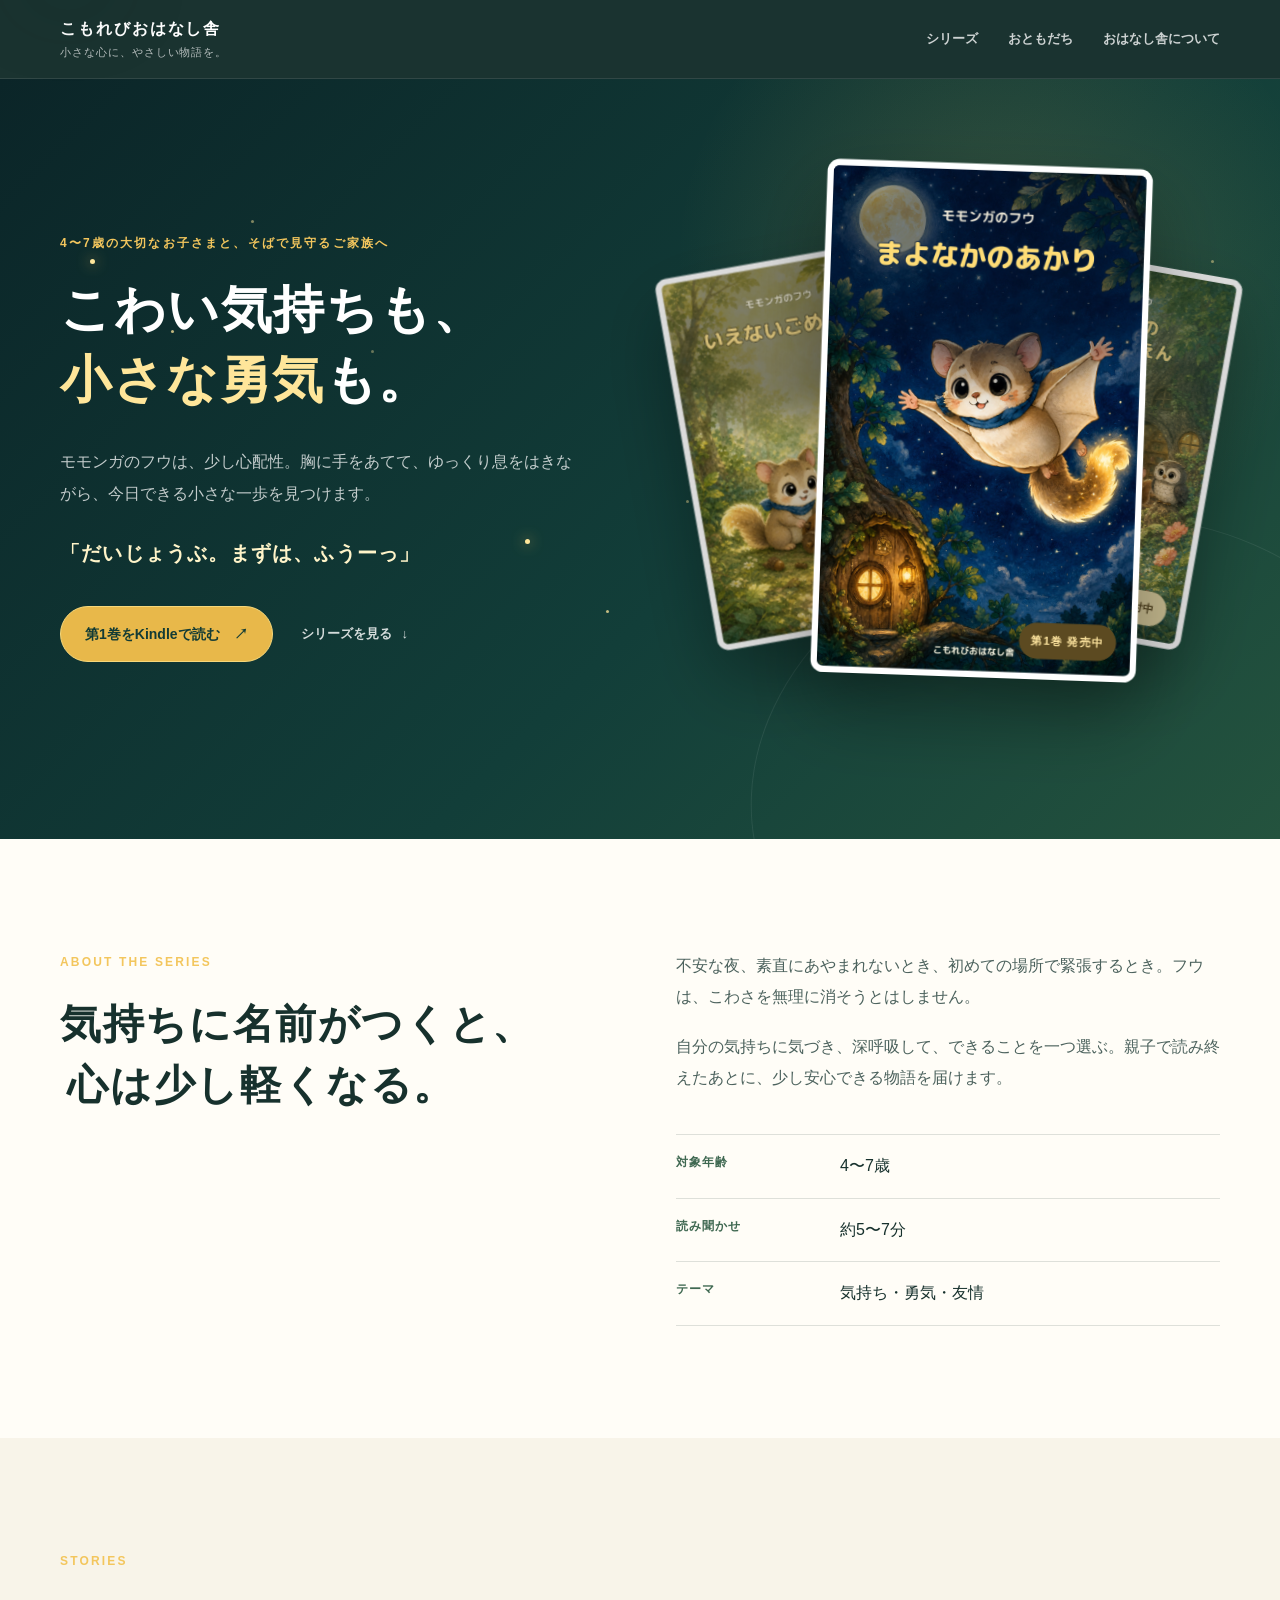
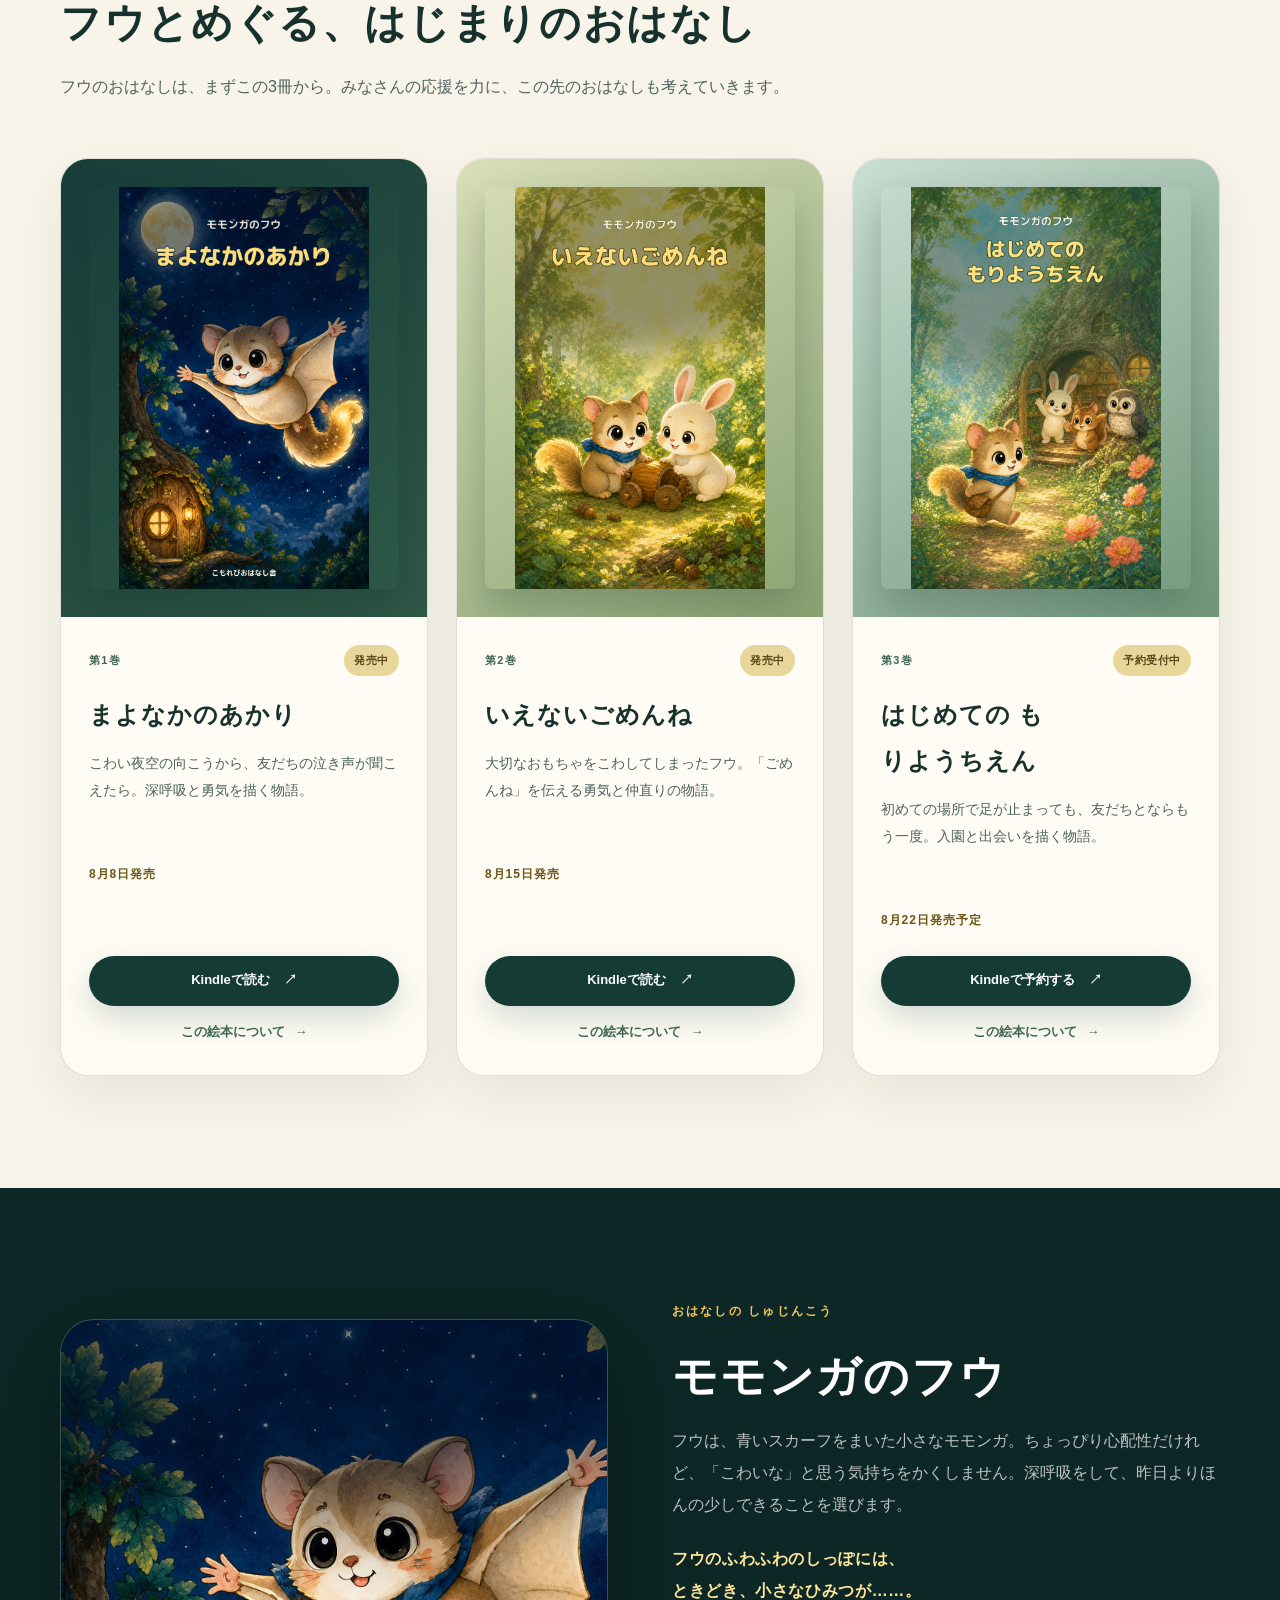
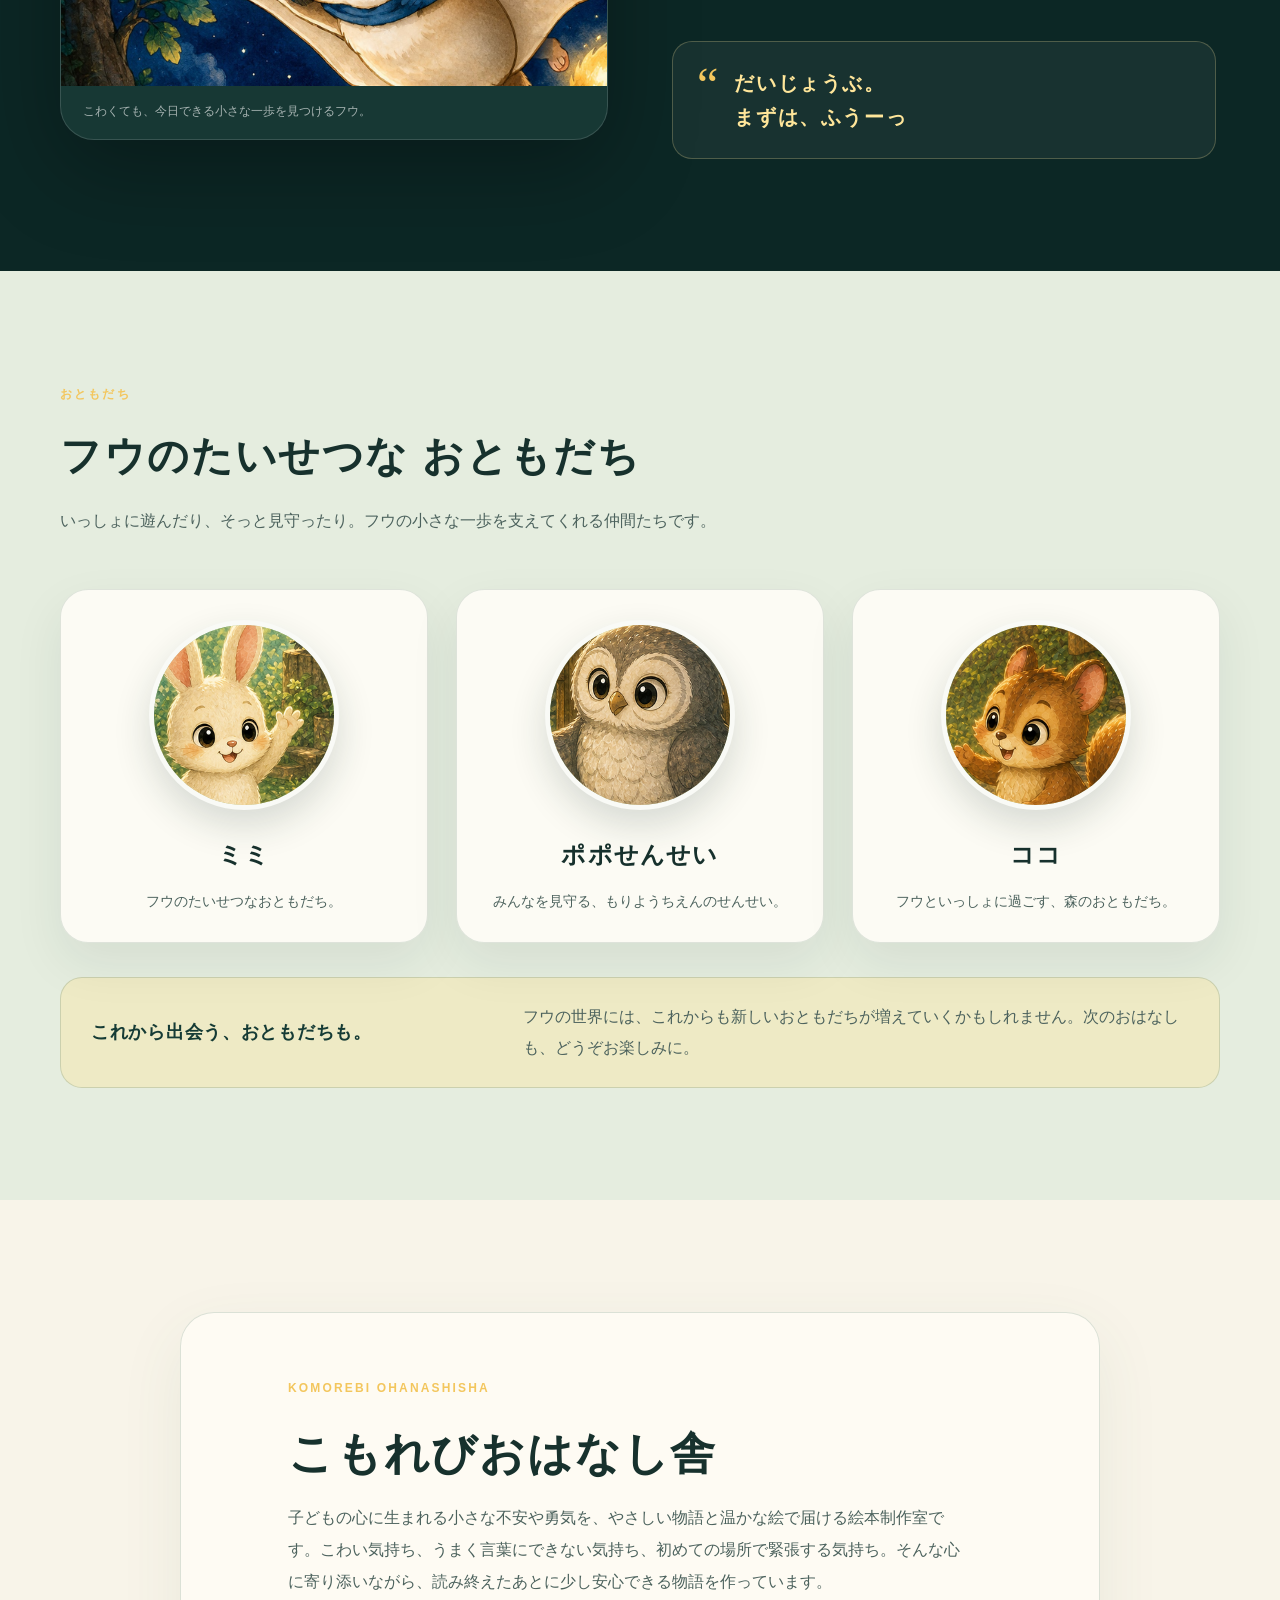
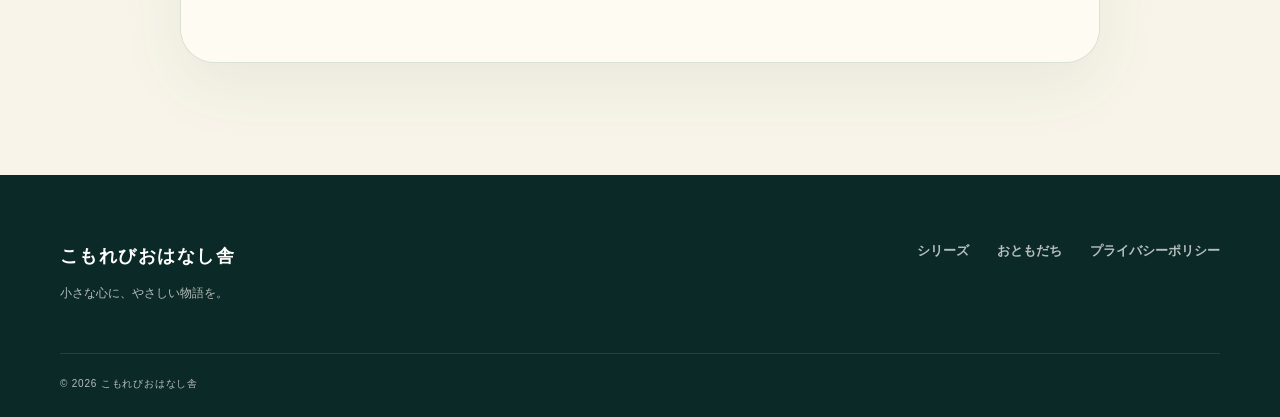
<file: index.html>
<!doctype html>
<html lang="ja">
<head>
  <meta charset="utf-8">
  <meta name="viewport" content="width=device-width, initial-scale=1">
  <meta name="theme-color" content="#102f2b">
  <meta name="description" content="小さなモモンガのフウが、こわい気持ちや言葉にできない気持ちと向き合う、4〜7歳向けのやさしい絵本シリーズ。">
  <meta property="og:type" content="website">
  <meta property="og:title" content="モモンガのフウ｜こもれびおはなし舎">
  <meta property="og:description" content="こわい気持ちも、小さな勇気も。親子でひらく、やさしい森の物語。">
  <meta property="og:image" content="https://komorebi-ohanashisha.com/assets/images/book1-cover-title.jpg">
  <meta property="og:image:alt" content="モモンガのフウ 第1巻『まよなかのあかり』の表紙">
  <meta property="og:url" content="https://komorebi-ohanashisha.com/">
  <meta property="og:site_name" content="こもれびおはなし舎">
  <meta property="og:locale" content="ja_JP">

  <meta name="twitter:card" content="summary_large_image">
  <meta name="twitter:title" content="モモンガのフウ｜こもれびおはなし舎">
  <meta name="twitter:description" content="こわい気持ちも、小さな勇気も。親子でひらく、やさしい森の物語。">
  <meta name="twitter:image" content="https://komorebi-ohanashisha.com/assets/images/book1-cover-title.jpg">
  <meta name="twitter:image:alt" content="モモンガのフウ 第1巻『まよなかのあかり』の表紙">

  <link rel="canonical" href="https://komorebi-ohanashisha.com/">
  <title>モモンガのフウ｜こもれびおはなし舎</title>

  <script type="application/ld+json">
  {
    "@context": "https://schema.org",
    "@graph": [
      {
        "@type": "Organization",
        "@id": "https://komorebi-ohanashisha.com/#organization",
        "name": "こもれびおはなし舎",
        "url": "https://komorebi-ohanashisha.com/",
        "description": "子どもの心に生まれる小さな不安や勇気を、やさしい物語と温かな絵で届ける絵本制作室です。"
      },
      {
        "@type": "WebSite",
        "@id": "https://komorebi-ohanashisha.com/#website",
        "url": "https://komorebi-ohanashisha.com/",
        "name": "こもれびおはなし舎",
        "alternateName": "モモンガのフウ",
        "inLanguage": "ja",
        "publisher": {
          "@id": "https://komorebi-ohanashisha.com/#organization"
        }
      }
    ]
  }
  </script>

  <link rel="stylesheet" href="./assets/styles.css?v=20260807-1">

  <style>
    /* Hero CTA: 「第1巻をKindleで読む」だけを強調 */
    .hero-actions .button-light {
      background: #E8B84A;
      color: #123B35;
      border-color: #F6D77A;
    }

    .hero-actions .button-light:hover,
    .hero-actions .button-light:focus-visible {
      background: #F2CA67;
      color: #123B35;
      border-color: #F6D77A;
    }

    /* 発売ステータスの色を統一 */
    /* Hero内：第1巻・第2巻「発売中」 */
    .cover-main .cover-label,
    .cover-two .cover-label {
      background: #5C4A21;
      color: #FFE6A0;
      border-color: #B99743;
    }

    /* Hero内：第3巻「予約受付中」 */
    .cover-three .cover-label {
      background: #E8D79B;
      color: #5A4617;
      border-color: #D5BE72;
    }

    /* STORIES一覧：第1巻・第2巻「発売中」 */
    .book-meta .status:not(.status-preorder) {
      background: #E8D79B;
      color: #5A4617;
    }

    /* STORIES一覧：第3巻「予約受付中」 */
    .book-meta .status-preorder {
      background: #E8D79B;
      color: #5A4617;
    }
  </style>

  <script src="./assets/analytics-config.js?v=20260804-2"></script>
  <script defer src="./assets/analytics.js?v=20260807-1"></script>
</head>
<body>
  <a class="skip-link" href="#main">本文へ移動</a>

  <header class="site-header">
    <div class="shell header-inner">
      <a class="brand" href="./" aria-label="こもれびおはなし舎 ホーム">
        <span class="brand-lockup"><strong>こもれびおはなし舎</strong><small>小さな心に、やさしい物語を。</small></span>
      </a>
      <nav class="main-nav" aria-label="メインメニュー">
        <a href="#series">シリーズ</a>
        <a href="#friends">おともだち</a>
        <a href="#about">おはなし舎について</a>
      </nav>
    </div>
  </header>

  <main id="main">
    <section class="hero">
      <div class="hero-glow" aria-hidden="true"></div>
      <div class="shell hero-grid">
        <div class="hero-copy reveal">
          <p class="eyebrow">4〜7歳の大切なお子さまと、そばで見守るご家族へ</p>
          <h1>こわい気持ちも、<br><em>小さな勇気</em>も。</h1>
          <p class="hero-lead">モモンガのフウは、少し心配性。胸に手をあてて、ゆっくり息をはきながら、今日できる小さな一歩を見つけます。</p>
          <blockquote>「だいじょうぶ。まずは、ふうーっ」</blockquote>
          <div class="hero-actions">
            <a class="button button-light" href="https://www.amazon.co.jp/dp/B0HCF7L3FD" target="_blank" rel="noopener noreferrer" data-amazon-link data-book-id="book1" data-book-title="まよなかのあかり">第1巻をKindleで読む<span aria-hidden="true">↗</span></a>
            <a class="text-link" href="#series">シリーズを見る<span aria-hidden="true">↓</span></a>
          </div>
        </div>

        <div class="cover-stage reveal" aria-label="モモンガのフウ シリーズ第1巻から第3巻">
          <a class="cover cover-main" href="./books/mayonaka-no-akari/" aria-label="第1巻 まよなかのあかりの紹介を見る">
            <img src="./assets/images/book1-cover-title.jpg" alt="モモンガのフウ 第1巻『まよなかのあかり』表紙" width="1600" height="2560">
            <span class="cover-label">第1巻 発売中</span>
          </a>
          <a class="cover cover-back cover-two" href="./books/ienai-gomenne/" aria-label="第2巻 いえないごめんねの紹介を見る">
            <img src="./assets/images/book2-cover.jpg" alt="モモンガのフウ 第2巻『いえないごめんね』表紙" width="1600" height="2560">
            <span class="cover-label">第2巻 発売中</span>
          </a>
          <a class="cover cover-back cover-three" href="./books/hajimete-no-moriyochien/" aria-label="第3巻 はじめての もりようちえんの紹介を見る">
            <img src="./assets/images/book3-cover.jpg" alt="モモンガのフウ 第3巻『はじめての もりようちえん』表紙" width="1600" height="2560">
            <span class="cover-label cover-label-preorder">第3巻 予約受付中</span>
          </a>
        </div>
      </div>
    </section>

    <section class="promise section">
      <div class="shell promise-grid">
        <div>
          <p class="section-kicker">ABOUT THE SERIES</p>
          <h2><span>気持ちに名前がつくと、</span><span>心は少し軽くなる。</span></h2>
        </div>
        <div class="promise-copy">
          <p class="mobile-lines"><span>不安な夜、素直にあやまれないとき、</span><span>初めての場所で緊張するとき。</span><span>フウは、こわさを無理に消そうとはしません。</span></p>
          <p class="mobile-lines"><span>自分の気持ちに気づき、深呼吸して、</span><span>できることを一つ選ぶ。</span><span>親子で読み終えたあとに、</span><span>少し安心できる物語を届けます。</span></p>
          <ul class="feature-list" aria-label="シリーズの特徴">
            <li><strong>対象年齢</strong><span>4〜7歳</span></li>
            <li><strong>読み聞かせ</strong><span>約5〜7分</span></li>
            <li><strong>テーマ</strong><span>気持ち・勇気・友情</span></li>
          </ul>
        </div>
      </div>
    </section>

    <section class="series section" id="series">
      <div class="shell">
        <div class="section-heading">
          <p class="section-kicker">STORIES</p>
          <h2><span>フウとめぐる、</span><span>はじまりのおはなし</span></h2>
          <p class="responsive-copy"><span>フウのおはなしは、まずこの3冊から。</span><span>みなさんの応援を力に、</span><span>この先のおはなしも考えていきます。</span></p>
        </div>

        <div class="book-grid">
          <article class="book-card book-card-night">
            <a class="book-card-image" href="./books/mayonaka-no-akari/">
              <img src="./assets/images/book1-cover-title.jpg" alt="『まよなかのあかり』の表紙" width="1600" height="2560" loading="lazy">
            </a>
            <div class="book-card-body">
              <div class="book-meta"><span>第1巻</span><span class="status">発売中</span></div>
              <h3><a href="./books/mayonaka-no-akari/">まよなかのあかり</a></h3>
              <p>こわい夜空の向こうから、友だちの泣き声が聞こえたら。深呼吸と勇気を描く物語。</p>
              <time class="book-release" datetime="2026-08-08">8月8日発売</time>
              <div class="book-card-actions">
                <a class="button button-forest book-card-amazon" href="https://www.amazon.co.jp/dp/B0HCF7L3FD" target="_blank" rel="noopener noreferrer" data-amazon-link data-book-id="book1" data-book-title="まよなかのあかり">Kindleで読む<span aria-hidden="true">↗</span></a>
                <a class="card-link" href="./books/mayonaka-no-akari/">この絵本について<span aria-hidden="true">→</span></a>
              </div>
            </div>
          </article>

          <article class="book-card book-card-morning">
            <a class="book-card-image" href="./books/ienai-gomenne/">
              <img src="./assets/images/book2-cover.jpg" alt="『いえないごめんね』の表紙" width="1600" height="2560" loading="lazy">
            </a>
            <div class="book-card-body">
              <div class="book-meta"><span>第2巻</span><span class="status">発売中</span></div>
              <h3><a href="./books/ienai-gomenne/">いえないごめんね</a></h3>
              <p>大切なおもちゃをこわしてしまったフウ。「ごめんね」を伝える勇気と仲直りの物語。</p>
              <time class="book-release" datetime="2026-08-15">8月15日発売</time>
              <div class="book-card-actions">
                <a class="button button-forest book-card-amazon" href="https://www.amazon.co.jp/dp/B0HCKVYRCL" target="_blank" rel="noopener noreferrer" data-amazon-link data-book-id="book2" data-book-title="いえないごめんね">Kindleで読む<span aria-hidden="true">↗</span></a>
                <a class="card-link" href="./books/ienai-gomenne/">この絵本について<span aria-hidden="true">→</span></a>
              </div>
            </div>
          </article>

          <article class="book-card book-card-spring">
            <a class="book-card-image" href="./books/hajimete-no-moriyochien/">
              <img src="./assets/images/book3-cover.jpg" alt="『はじめての もりようちえん』の表紙" width="1600" height="2560" loading="lazy">
            </a>
            <div class="book-card-body">
              <div class="book-meta"><span>第3巻</span><span class="status status-preorder">予約受付中</span></div>
              <h3><a href="./books/hajimete-no-moriyochien/">はじめての もりようちえん</a></h3>
              <p>初めての場所で足が止まっても、友だちとならもう一度。入園と出会いを描く物語。</p>
              <time class="book-release" datetime="2026-08-22">8月22日発売予定</time>
              <div class="book-card-actions">
                <a class="button button-forest book-card-amazon" href="https://www.amazon.co.jp/dp/B0HCKT7JBR" target="_blank" rel="noopener noreferrer" data-amazon-link data-book-id="book3" data-book-title="はじめての もりようちえん">Kindleで予約する<span aria-hidden="true">↗</span></a>
                <a class="card-link" href="./books/hajimete-no-moriyochien/">この絵本について<span aria-hidden="true">→</span></a>
              </div>
            </div>
          </article>
        </div>
      </div>
    </section>

    <section class="fuu-section section">
      <div class="shell fuu-grid">
        <figure class="scene-card">
          <img src="./assets/images/character-fuu-crop.jpg?v=20260811" alt="夜空を飛ぶモモンガのフウ" width="1443" height="967" loading="lazy" decoding="async">
          <figcaption>こわくても、今日できる小さな一歩を見つけるフウ。</figcaption>
        </figure>
        <div class="fuu-copy">
          <p class="section-kicker">おはなしの しゅじんこう</p>
          <h2>モモンガのフウ</h2>
          <p>フウは、青いスカーフをまいた小さなモモンガ。ちょっぴり心配性だけれど、「こわいな」と思う気持ちをかくしません。深呼吸をして、昨日よりほんの少しできることを選びます。</p>
          <p class="fuu-secret"><span>フウのふわふわのしっぽには、</span><span>ときどき、小さなひみつが……。</span></p>
          <div class="quote-card">
            <span aria-hidden="true">“</span>
            <p>だいじょうぶ。<br>まずは、ふうーっ</p>
          </div>
        </div>
      </div>
    </section>

    <section class="friends-section section" id="friends">
      <div class="shell">
        <div class="friends-heading">
          <p class="section-kicker">おともだち</p>
          <h2><span>フウのたいせつな</span> <span>おともだち</span></h2>
          <p class="responsive-copy"><span>いっしょに遊んだり、そっと見守ったり。</span><span>フウの小さな一歩を支えてくれる</span><span>仲間たちです。</span></p>
        </div>
        <div class="friends-grid">
          <article class="friend-card">
            <div class="friend-portrait friend-mimi"><img src="./assets/images/character-mimi-master.jpg" alt="うさぎのミミ" width="2400" height="1800" loading="lazy" decoding="async"></div>
            <h3>ミミ</h3>
            <p>フウのたいせつなおともだち。</p>
          </article>
          <article class="friend-card">
            <div class="friend-portrait friend-popo"><img src="./assets/images/character-popo-master.jpg" alt="ふくろうのポポせんせい" width="2400" height="1800" loading="lazy" decoding="async"></div>
            <h3>ポポせんせい</h3>
            <p>みんなを見守る、もりようちえんのせんせい。</p>
          </article>
          <article class="friend-card">
            <div class="friend-portrait friend-koko"><img src="./assets/images/character-koko-master.jpg" alt="フウのおともだちのココ" width="2400" height="1800" loading="lazy" decoding="async"></div>
            <h3>ココ</h3>
            <p>フウといっしょに過ごす、森のおともだち。</p>
          </article>
        </div>
        <div class="friends-more">
          <p><strong>これから出会う、おともだちも。</strong><span>フウの世界には、これからも新しいおともだちが増えていくかもしれません。次のおはなしも、どうぞお楽しみに。</span></p>
        </div>
      </div>
    </section>

    <section class="about section" id="about">
      <div class="shell about-card">
        <div class="about-copy">
          <p class="section-kicker">KOMOREBI OHANASHISHA</p>
          <h2>こもれびおはなし舎</h2>
          <p>子どもの心に生まれる小さな不安や勇気を、やさしい物語と温かな絵で届ける絵本制作室です。こわい気持ち、うまく言葉にできない気持ち、初めての場所で緊張する気持ち。そんな心に寄り添いながら、読み終えたあとに少し安心できる物語を作っています。</p>
        </div>
      </div>
    </section>
  </main>

  <footer class="site-footer">
    <div class="shell footer-grid">
      <div>
        <p class="footer-brand">こもれびおはなし舎</p>
        <p>小さな心に、やさしい物語を。</p>
      </div>
      <div class="footer-links">
        <a href="#series">シリーズ</a>
        <a href="#friends">おともだち</a>
        <a href="./privacy/">プライバシーポリシー</a>
      </div>
    </div>
    <div class="shell copyright">© 2026 こもれびおはなし舎</div>
  </footer>
</body>
</html>
</file>
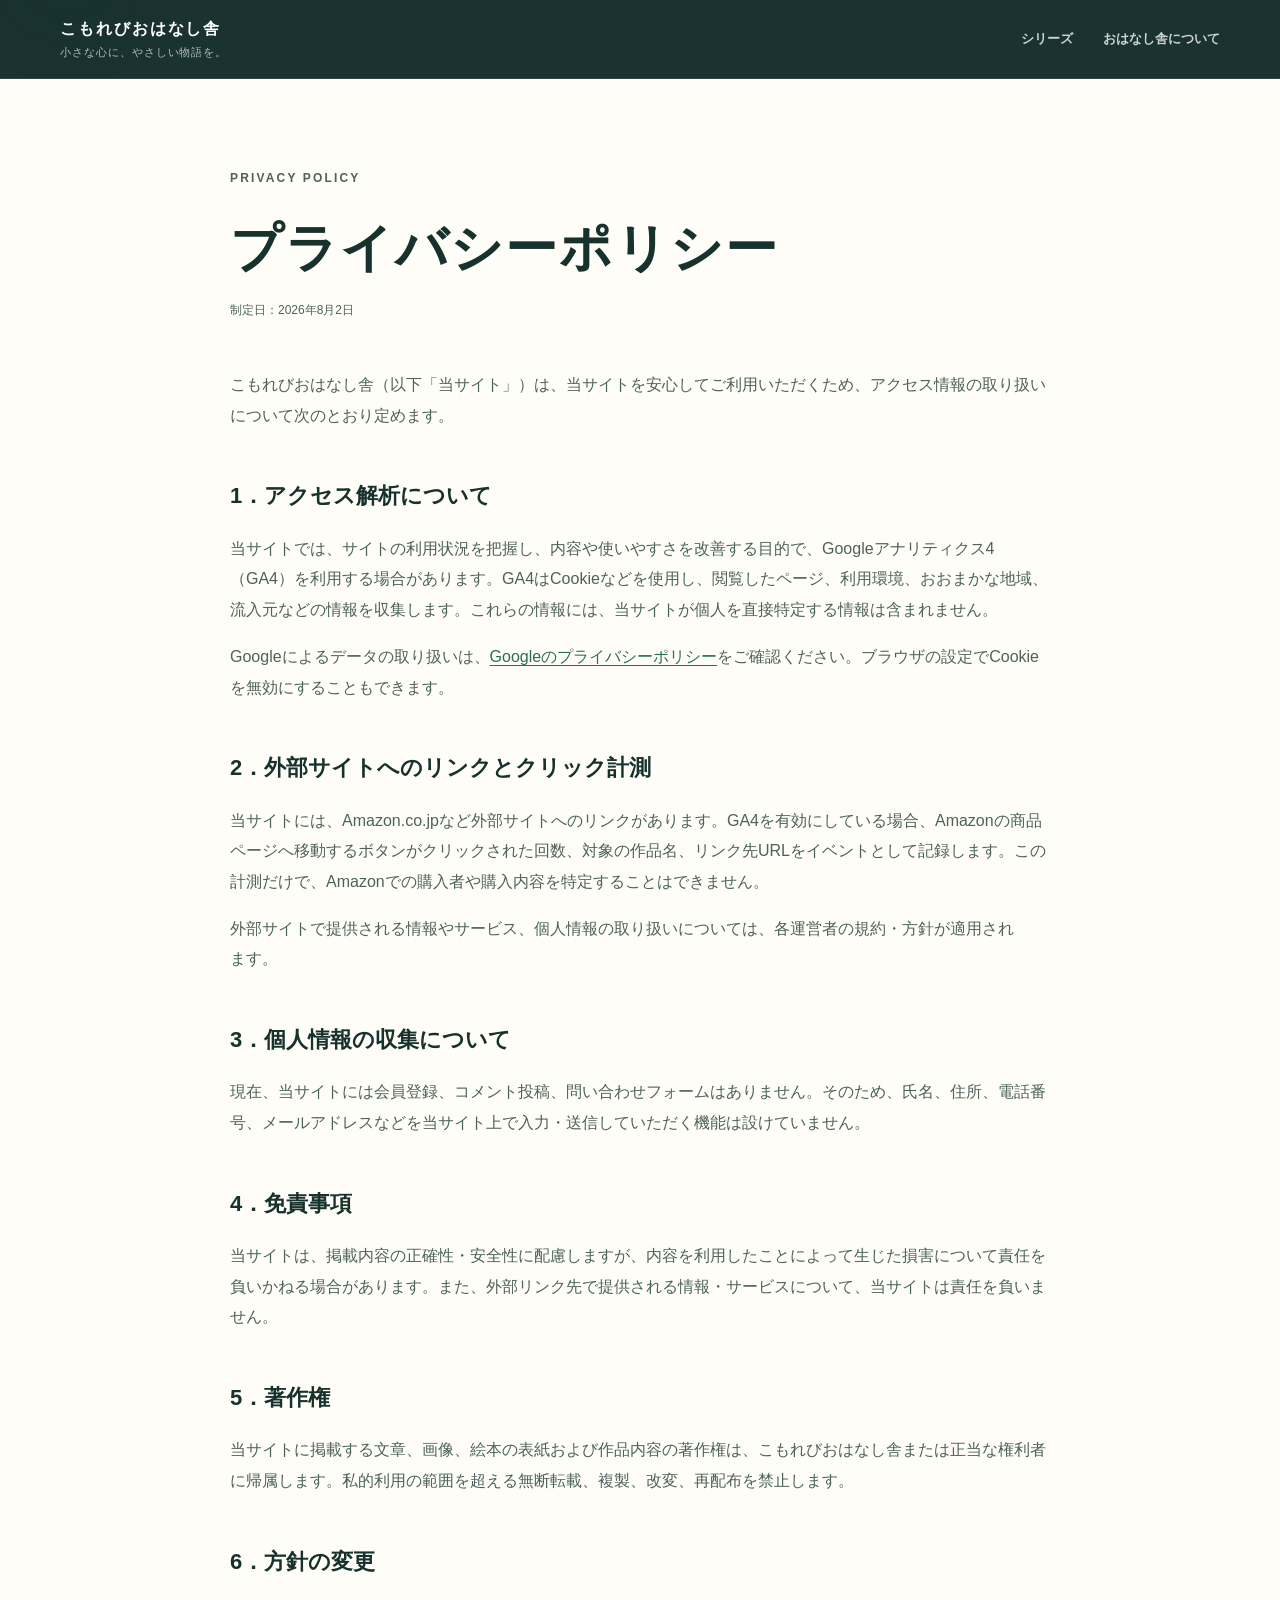
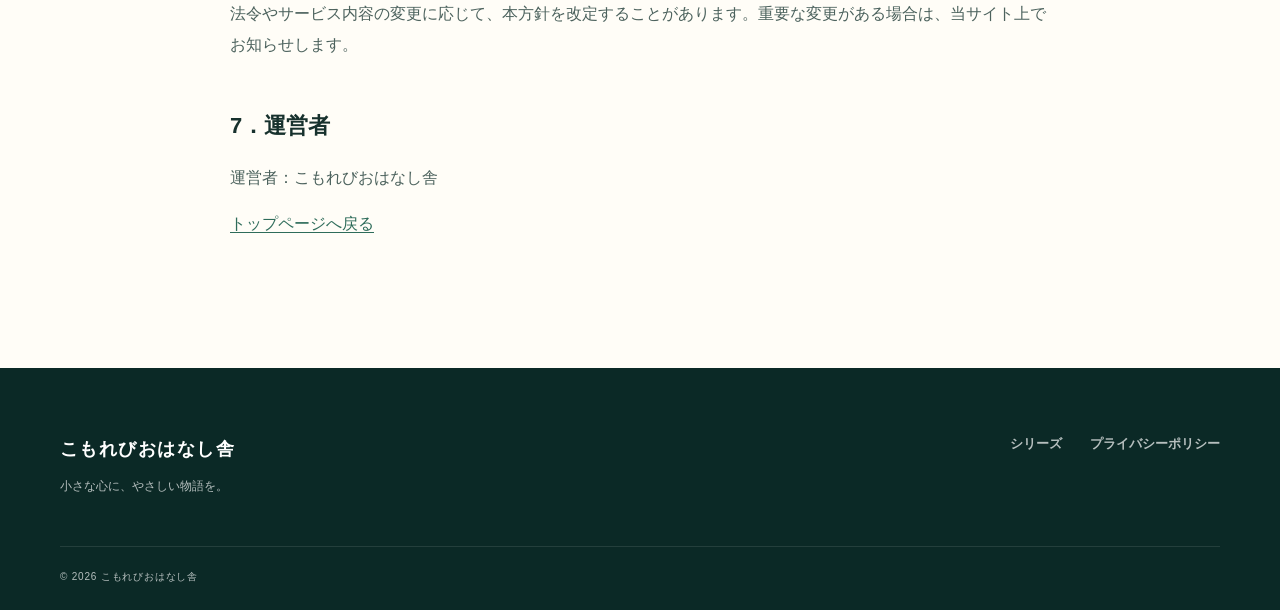
<file: privacy/index.html>
<!doctype html>
<html lang="ja">
  <head>
    <meta charset="utf-8">
    <meta name="viewport" content="width=device-width, initial-scale=1">
    <meta name="theme-color" content="#102f2b">
    <meta name="description" content="こもれびおはなし舎ウェブサイトのプライバシーポリシー。">
    <link rel="canonical" href="https://komorebi-ohanashisha.com/privacy/">
    <title>プライバシーポリシー｜こもれびおはなし舎</title>
    <link rel="stylesheet" href="../assets/styles.css?v=20260804-11">
    <script src="../assets/analytics-config.js?v=20260804-2"></script>
    <script defer src="../assets/analytics.js?v=20260804-3"></script>
  </head>
  <body>
    <a class="skip-link" href="#main">本文へ移動</a>
    <header class="site-header"><div class="shell header-inner"><a class="brand" href="../" aria-label="こもれびおはなし舎 ホーム"><span class="brand-lockup"><strong>こもれびおはなし舎</strong><small>小さな心に、やさしい物語を。</small></span></a><nav class="main-nav" aria-label="メインメニュー"><a href="../#series">シリーズ</a><a href="../#about">おはなし舎について</a></nav></div></header>

    <main class="policy-main" id="main">
      <article class="policy">
        <p class="section-kicker">PRIVACY POLICY</p>
        <h1>プライバシーポリシー</h1>
        <p class="updated">制定日：2026年8月2日</p>

        <p>こもれびおはなし舎（以下「当サイト」）は、当サイトを安心してご利用いただくため、アクセス情報の取り扱いについて次のとおり定めます。</p>

        <h2>1．アクセス解析について</h2>
        <p>当サイトでは、サイトの利用状況を把握し、内容や使いやすさを改善する目的で、Googleアナリティクス4（GA4）を利用する場合があります。GA4はCookieなどを使用し、閲覧したページ、利用環境、おおまかな地域、流入元などの情報を収集します。これらの情報には、当サイトが個人を直接特定する情報は含まれません。</p>
        <p>Googleによるデータの取り扱いは、<a href="https://policies.google.com/privacy?hl=ja" target="_blank" rel="noopener noreferrer">Googleのプライバシーポリシー</a>をご確認ください。ブラウザの設定でCookieを無効にすることもできます。</p>

        <h2>2．外部サイトへのリンクとクリック計測</h2>
        <p>当サイトには、Amazon.co.jpなど外部サイトへのリンクがあります。GA4を有効にしている場合、Amazonの商品ページへ移動するボタンがクリックされた回数、対象の作品名、リンク先URLをイベントとして記録します。この計測だけで、Amazonでの購入者や購入内容を特定することはできません。</p>
        <p>外部サイトで提供される情報やサービス、個人情報の取り扱いについては、各運営者の規約・方針が適用されます。</p>

        <h2>3．個人情報の収集について</h2>
        <p>現在、当サイトには会員登録、コメント投稿、問い合わせフォームはありません。そのため、氏名、住所、電話番号、メールアドレスなどを当サイト上で入力・送信していただく機能は設けていません。</p>

        <h2>4．免責事項</h2>
        <p>当サイトは、掲載内容の正確性・安全性に配慮しますが、内容を利用したことによって生じた損害について責任を負いかねる場合があります。また、外部リンク先で提供される情報・サービスについて、当サイトは責任を負いません。</p>

        <h2>5．著作権</h2>
        <p>当サイトに掲載する文章、画像、絵本の表紙および作品内容の著作権は、こもれびおはなし舎または正当な権利者に帰属します。私的利用の範囲を超える無断転載、複製、改変、再配布を禁止します。</p>

        <h2>6．方針の変更</h2>
        <p>法令やサービス内容の変更に応じて、本方針を改定することがあります。重要な変更がある場合は、当サイト上でお知らせします。</p>

        <h2>7．運営者</h2>
        <p>運営者：こもれびおはなし舎</p>
        <p><a href="../">トップページへ戻る</a></p>
      </article>
    </main>

    <footer class="site-footer"><div class="shell footer-grid"><div><p class="footer-brand">こもれびおはなし舎</p><p>小さな心に、やさしい物語を。</p></div><div class="footer-links"><a href="../#series">シリーズ</a><a href="./" aria-current="page">プライバシーポリシー</a></div></div><div class="shell copyright">© 2026 こもれびおはなし舎</div></footer>
  </body>
</html>
</file>
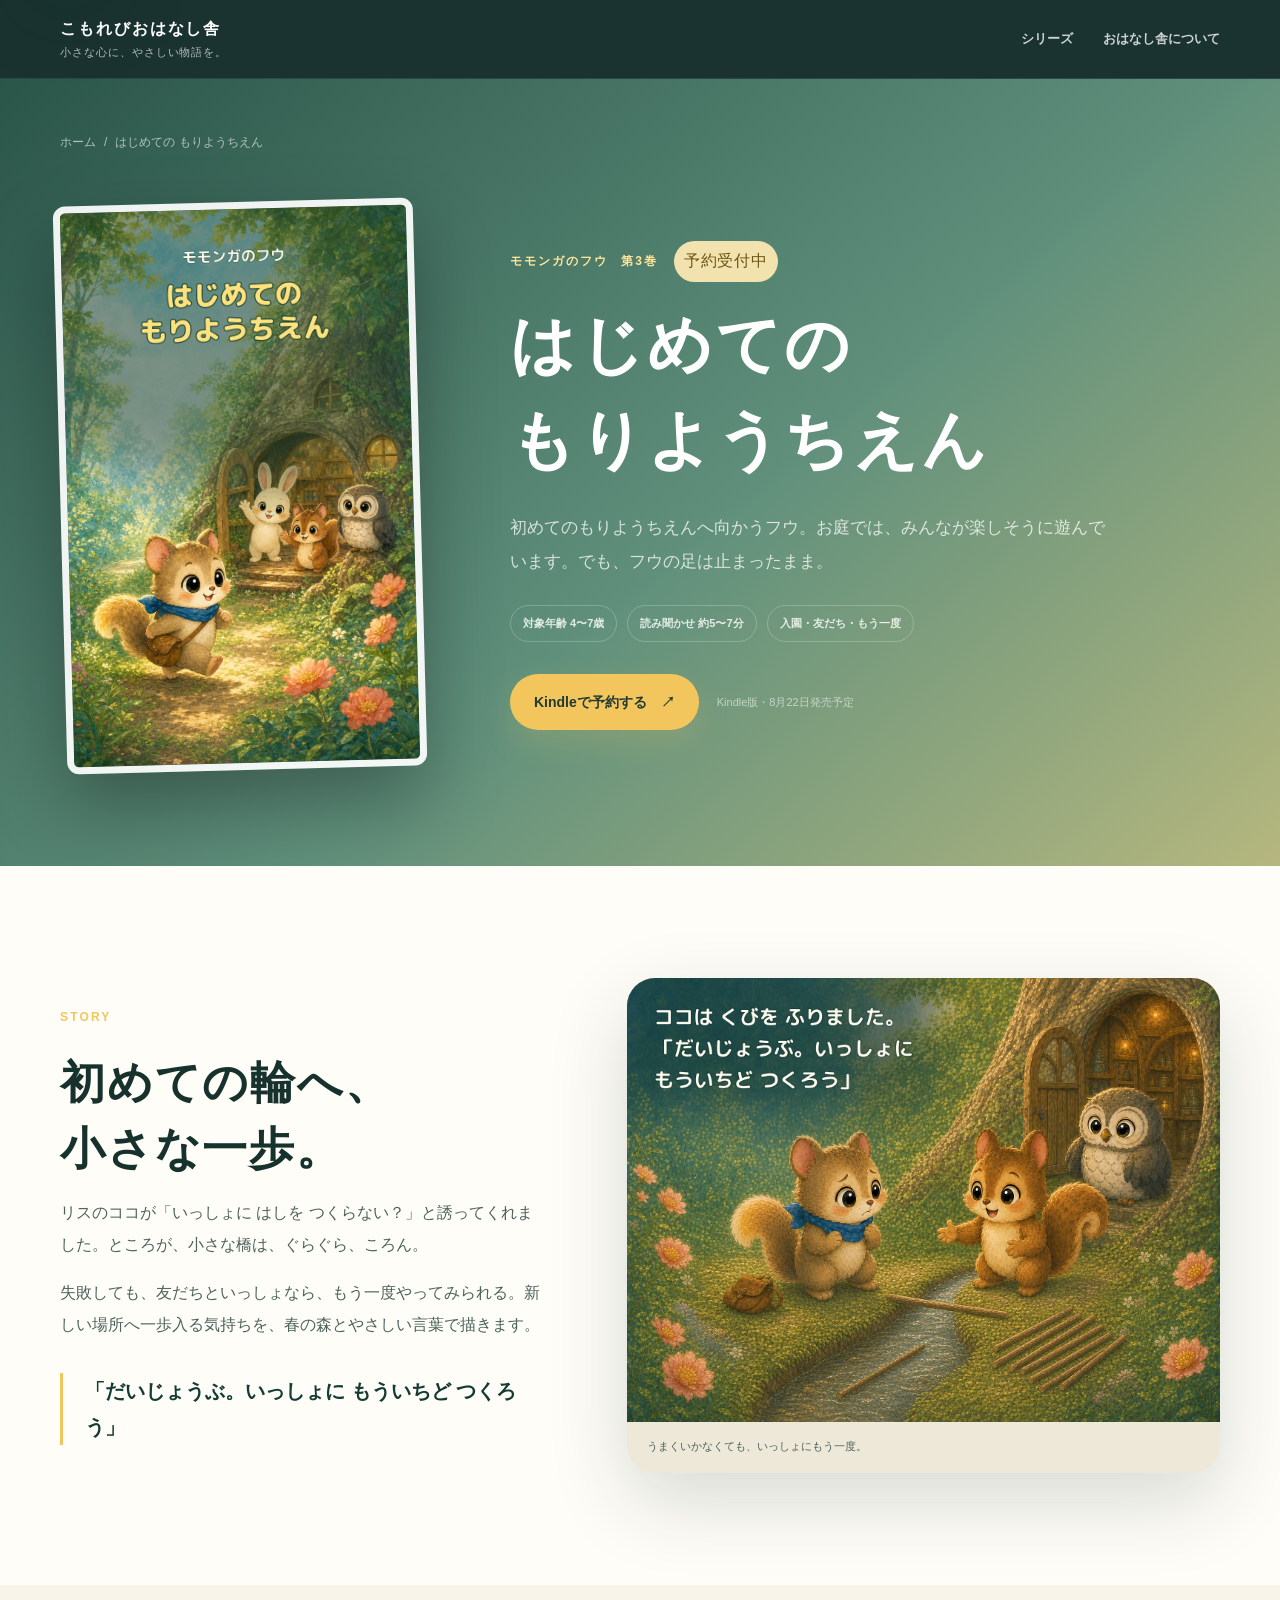
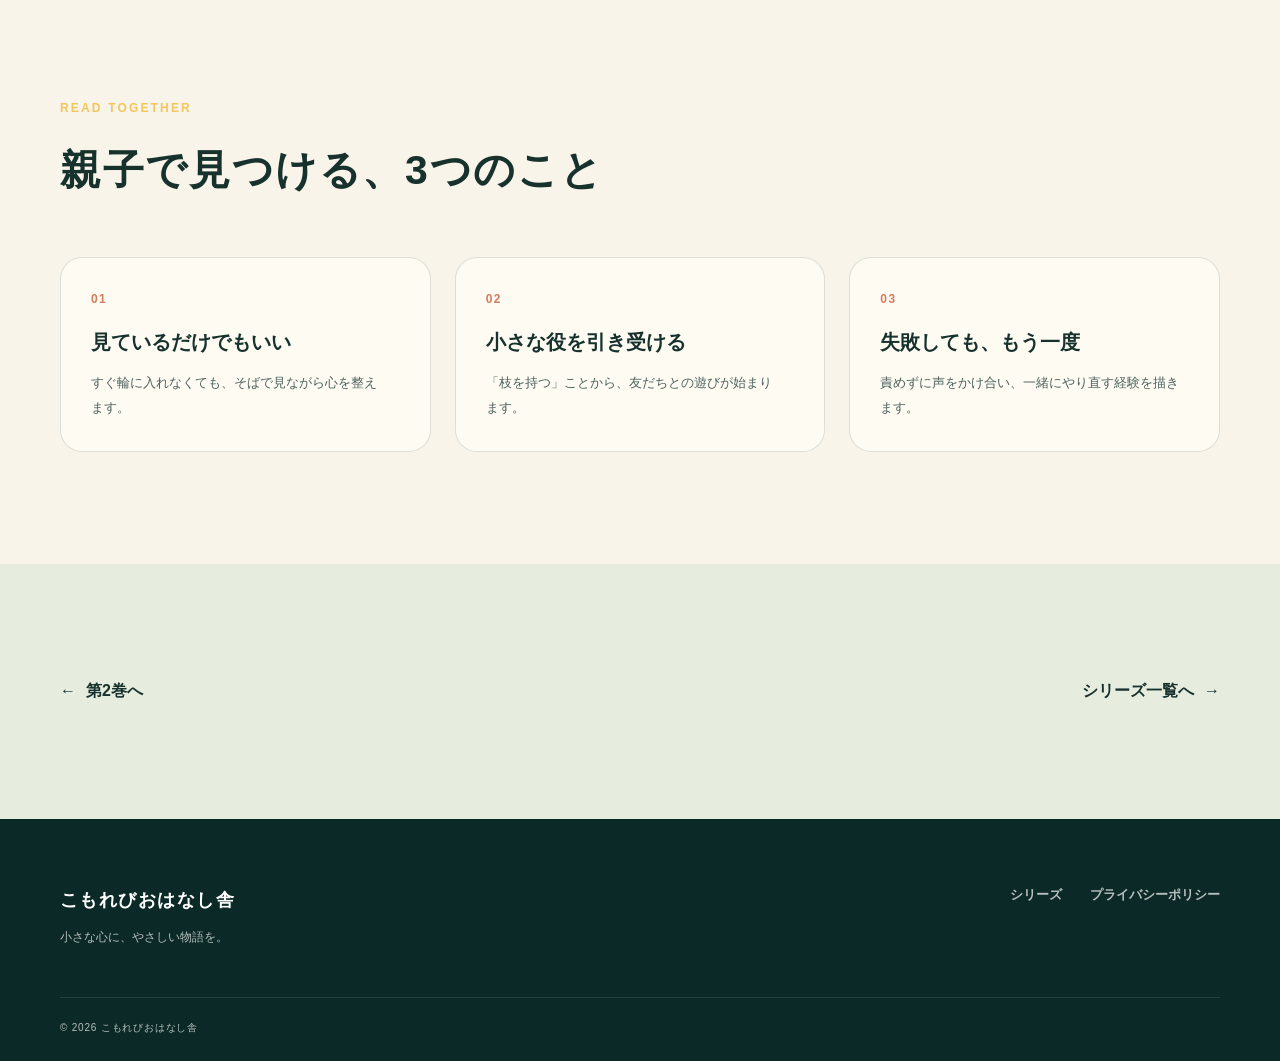
<file: books/hajimete-no-moriyochien/index.html>
<!doctype html>
<html lang="ja">
  <head>
    <meta charset="utf-8">
    <meta name="viewport" content="width=device-width, initial-scale=1">
    <meta name="theme-color" content="#3f7565">
    <meta name="description" content="モモンガのフウ 第3巻『はじめての もりようちえん』。新しい場所へ一歩入る気持ちを描く絵本。">
    <meta property="og:type" content="book">
    <meta property="og:title" content="はじめての もりようちえん｜モモンガのフウ 第3巻">
    <meta property="og:description" content="失敗しても、友だちといっしょならもう一度。入園と新しい出会いを描く、4〜7歳向けの絵本。">
    <meta property="og:image" content="https://komorebi-ohanashisha.com/assets/images/book3-cover.jpg">
<meta property="og:image:alt" content="モモンガのフウ 第3巻『はじめての もりようちえん』の表紙">
<meta property="og:url" content="https://komorebi-ohanashisha.com/books/hajimete-no-moriyochien/">
<meta property="og:site_name" content="こもれびおはなし舎">
<meta property="og:locale" content="ja_JP">

<meta name="twitter:card" content="summary_large_image">
<meta name="twitter:title" content="はじめての もりようちえん｜モモンガのフウ 第3巻">
<meta name="twitter:description" content="失敗しても、友だちといっしょならもう一度。入園と新しい出会いを描く、4〜7歳向けの絵本。">
<meta name="twitter:image" content="https://komorebi-ohanashisha.com/assets/images/book3-cover.jpg">
<meta name="twitter:image:alt" content="モモンガのフウ 第3巻『はじめての もりようちえん』の表紙">

<link rel="canonical" href="https://komorebi-ohanashisha.com/books/hajimete-no-moriyochien/">
   <title>はじめての もりようちえん｜モモンガのフウ 第3巻</title>

<script type="application/ld+json">
{
  "@context": "https://schema.org",
  "@graph": [
    {
      "@type": "Book",
      "@id": "https://komorebi-ohanashisha.com/books/hajimete-no-moriyochien/#book",
      "name": "はじめての もりようちえん",
      "alternateName": "モモンガのフウ 第3巻 はじめての もりようちえん",
      "url": "https://komorebi-ohanashisha.com/books/hajimete-no-moriyochien/",
      "image": "https://komorebi-ohanashisha.com/assets/images/book3-cover.jpg",
      "description": "初めてのもりようちえんで緊張するモモンガのフウが、友だちとの出会いを通して小さな一歩を踏み出す、4〜7歳向けのやさしい絵本です。",
      "inLanguage": "ja",
      "bookFormat": "https://schema.org/EBook",
      "bookEdition": "Kindle版",
      "datePublished": "2026-08-22",
      "genre": [
        "児童書",
        "幼児絵本",
        "入園",
        "友情",
        "勇気"
      ],
      "author": {
        "@type": "Organization",
        "@id": "https://komorebi-ohanashisha.com/#organization",
        "name": "こもれびおはなし舎"
      },
      "publisher": {
        "@type": "Organization",
        "@id": "https://komorebi-ohanashisha.com/#organization",
        "name": "こもれびおはなし舎"
      },
      "isPartOf": {
        "@type": "CreativeWorkSeries",
        "name": "モモンガのフウ",
        "position": 3
      },
      "audience": {
        "@type": "PeopleAudience",
        "suggestedMinAge": 4,
        "suggestedMaxAge": 7
      },
      "identifier": {
        "@type": "PropertyValue",
        "propertyID": "ASIN",
        "value": "B0HCKT7JBR"
      },
      "offers": {
        "@type": "Offer",
        "url": "https://www.amazon.co.jp/dp/B0HCKT7JBR",
        "price": "500",
        "priceCurrency": "JPY",
        "availability": "https://schema.org/PreOrder"
      }
    },
    {
      "@type": "BreadcrumbList",
      "@id": "https://komorebi-ohanashisha.com/books/hajimete-no-moriyochien/#breadcrumb",
      "itemListElement": [
        {
          "@type": "ListItem",
          "position": 1,
          "name": "ホーム",
          "item": "https://komorebi-ohanashisha.com/"
        },
        {
          "@type": "ListItem",
          "position": 2,
          "name": "はじめての もりようちえん"
        }
      ]
    }
  ]
}
</script>

<link rel="stylesheet" href="../../assets/styles.css?v=20260804-11">
    <script src="../../assets/analytics-config.js?v=20260804-2"></script>
    <script defer src="../../assets/analytics.js?v=20260804-3"></script>
  </head>
  <body>
    <a class="skip-link" href="#main">本文へ移動</a>
    <header class="site-header"><div class="shell header-inner"><a class="brand" href="../../" aria-label="こもれびおはなし舎 ホーム"><span class="brand-lockup"><strong>こもれびおはなし舎</strong><small>小さな心に、やさしい物語を。</small></span></a><nav class="main-nav" aria-label="メインメニュー"><a href="../../#series">シリーズ</a><a href="../../#about">おはなし舎について</a></nav></div></header>

    <main id="main">
      <section class="detail-hero detail-spring">
        <div class="shell">
          <nav class="breadcrumb" aria-label="パンくずリスト"><a href="../../">ホーム</a><span aria-hidden="true">/</span><span>はじめての もりようちえん</span></nav>
          <div class="detail-grid">
            <figure class="detail-cover"><img src="../../assets/images/book3-cover.jpg" alt="『はじめての もりようちえん』表紙" width="1600" height="2560"></figure>
            <div class="detail-copy">
              <div class="detail-heading-meta"><p class="detail-volume">モモンガのフウ　第3巻</p><span class="status status-preorder">予約受付中</span></div>
              <h1>はじめての<br>もりようちえん</h1>
              <p class="detail-intro">初めてのもりようちえんへ向かうフウ。お庭では、みんなが楽しそうに遊んでいます。でも、フウの足は止まったまま。</p>
              <ul class="detail-tags"><li>対象年齢 4〜7歳</li><li>読み聞かせ 約5〜7分</li><li>入園・友だち・もう一度</li></ul>
              <div class="detail-actions"><a class="button button-gold" href="https://www.amazon.co.jp/dp/B0HCKT7JBR" target="_blank" rel="noopener noreferrer" data-amazon-link data-book-id="book3" data-book-title="はじめての もりようちえん">Kindleで予約する<span aria-hidden="true">↗</span></a><span class="detail-note">Kindle版・8月22日発売予定</span></div>
            </div>
          </div>
        </div>
      </section>

      <section class="story-section section">
        <div class="shell story-grid">
          <div class="story-copy">
            <p class="section-kicker">STORY</p>
            <h2>初めての輪へ、<br>小さな一歩。</h2>
            <p>リスのココが「いっしょに はしを つくらない？」と誘ってくれました。ところが、小さな橋は、ぐらぐら、ころん。</p>
            <p>失敗しても、友だちといっしょなら、もう一度やってみられる。新しい場所へ一歩入る気持ちを、春の森とやさしい言葉で描きます。</p>
            <blockquote class="story-quote">「だいじょうぶ。いっしょに もういちど つくろう」</blockquote>
          </div>
          <figure class="story-image">
            <img src="../../assets/images/book3-scene.jpg" alt="橋がくずれたあとフウを励ますココと見守るポポ先生" width="1600" height="1200" loading="lazy">
            <figcaption>うまくいかなくても、いっしょにもう一度。</figcaption>
          </figure>
        </div>
      </section>

      <section class="reading-section section">
        <div class="shell">
          <div class="section-heading"><p class="section-kicker">READ TOGETHER</p><h2>親子で見つける、3つのこと</h2></div>
          <div class="reading-grid">
            <article class="reading-card"><span>01</span><h3>見ているだけでもいい</h3><p>すぐ輪に入れなくても、そばで見ながら心を整えます。</p></article>
            <article class="reading-card"><span>02</span><h3>小さな役を引き受ける</h3><p>「枝を持つ」ことから、友だちとの遊びが始まります。</p></article>
            <article class="reading-card"><span>03</span><h3>失敗しても、もう一度</h3><p>責めずに声をかけ合い、一緒にやり直す経験を描きます。</p></article>
          </div>
        </div>
      </section>

      <nav class="book-nav section" aria-label="シリーズ内の移動"><div class="shell book-nav-inner"><a href="../ienai-gomenne/"><span aria-hidden="true">←</span>第2巻へ</a><a href="../../">シリーズ一覧へ<span aria-hidden="true">→</span></a></div></nav>
    </main>

    <footer class="site-footer"><div class="shell footer-grid"><div><p class="footer-brand">こもれびおはなし舎</p><p>小さな心に、やさしい物語を。</p></div><div class="footer-links"><a href="../../#series">シリーズ</a><a href="../../privacy/">プライバシーポリシー</a></div></div><div class="shell copyright">© 2026 こもれびおはなし舎</div></footer>
  </body>
</html>
</file>
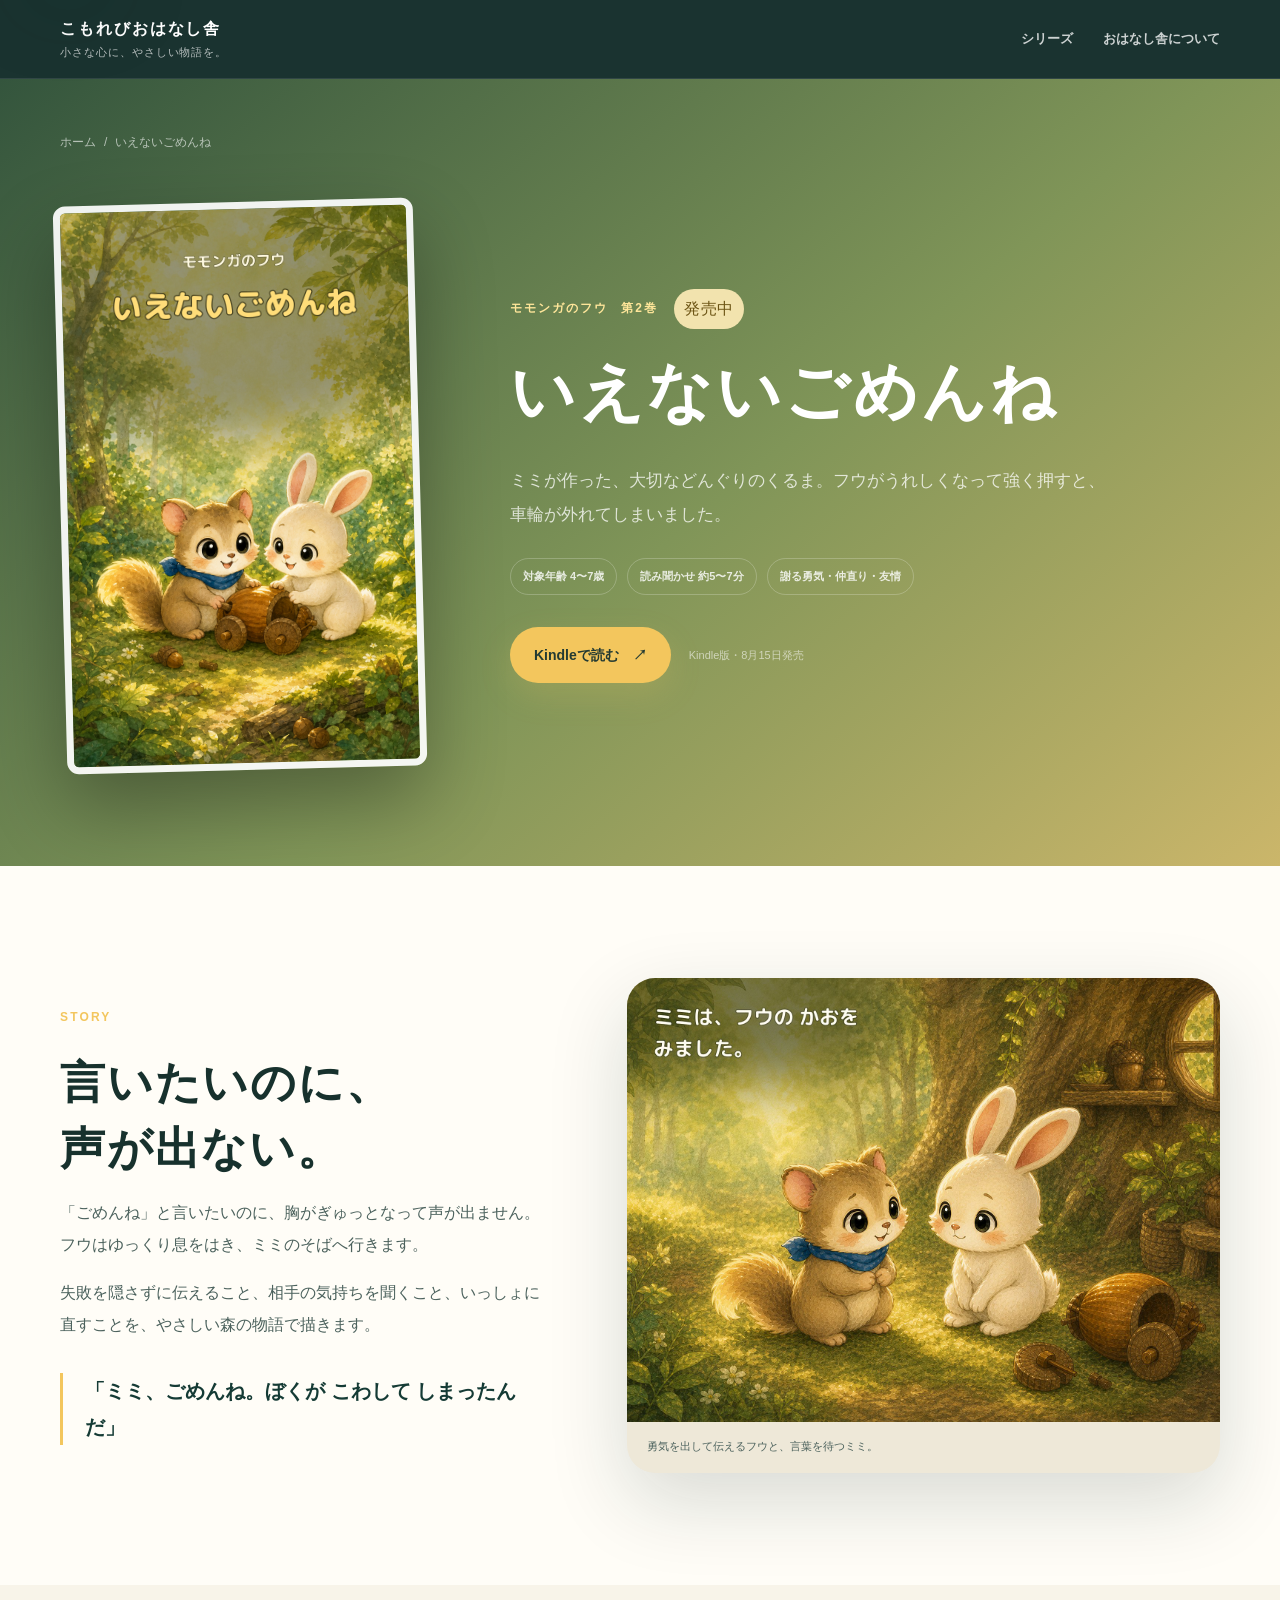
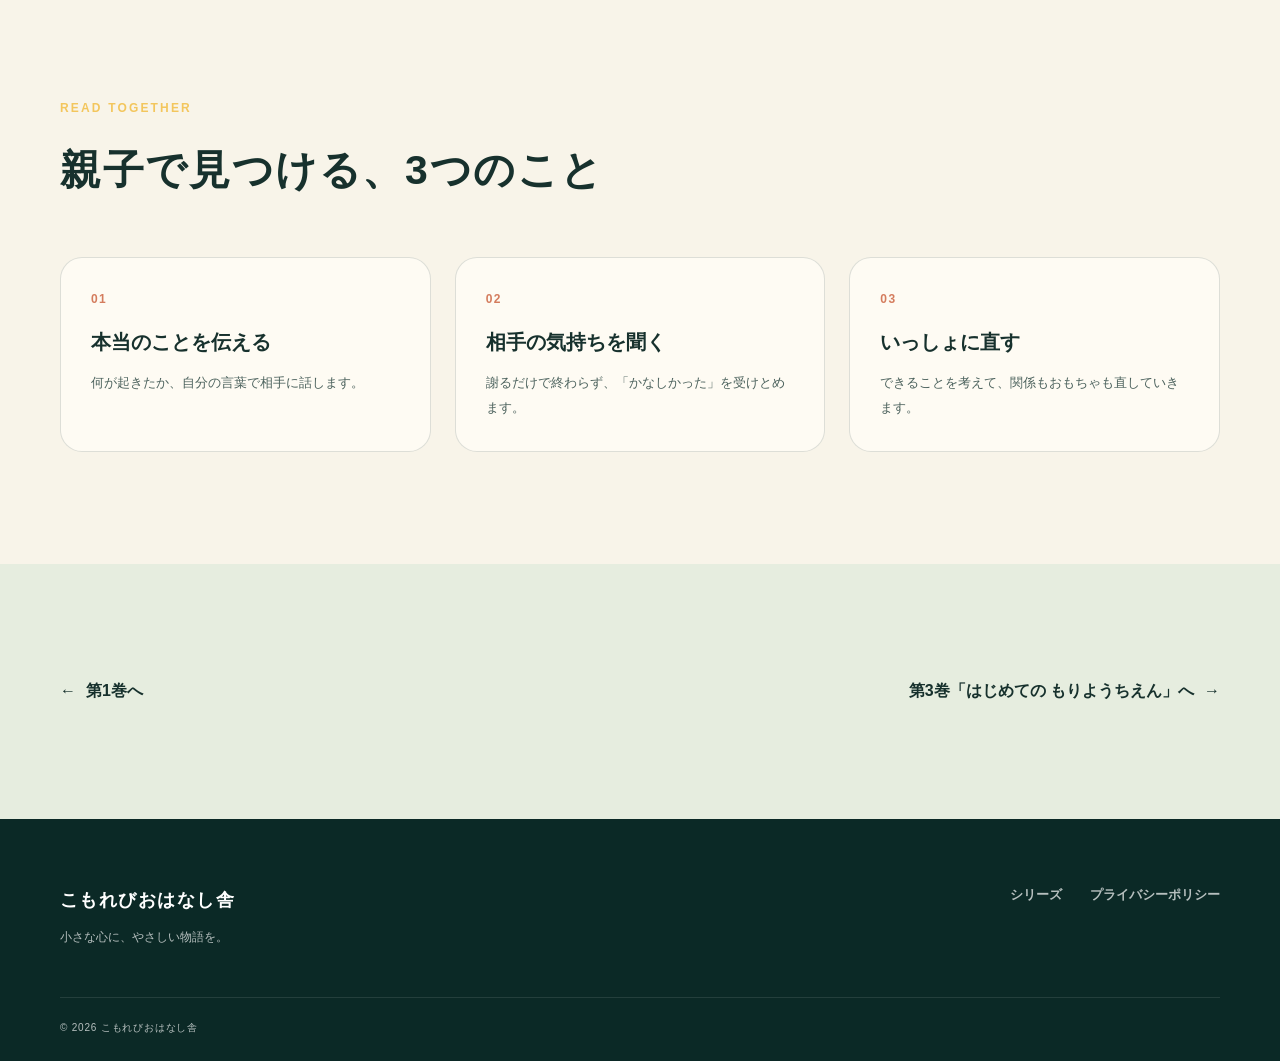
<file: books/ienai-gomenne/index.html>
<!doctype html>
<html lang="ja">
  <head>
    <meta charset="utf-8">
    <meta name="viewport" content="width=device-width, initial-scale=1">
    <meta name="theme-color" content="#496848">
    <meta name="description" content="モモンガのフウ 第2巻『いえないごめんね』。失敗を隠さず伝えること、相手の気持ちを聞くことを描く絵本。">
    <meta property="og:type" content="book">
    <meta property="og:title" content="いえないごめんね｜モモンガのフウ 第2巻">
    <meta property="og:description" content="「ごめんね」を伝える勇気と、友だちとの仲直りを描く、4〜7歳向けのやさしい絵本。">
   <meta property="og:image" content="https://komorebi-ohanashisha.com/assets/images/book2-cover.jpg">
<meta property="og:image:alt" content="モモンガのフウ 第2巻『いえないごめんね』の表紙">
<meta property="og:url" content="https://komorebi-ohanashisha.com/books/ienai-gomenne/">
<meta property="og:site_name" content="こもれびおはなし舎">
<meta property="og:locale" content="ja_JP">

<meta name="twitter:card" content="summary_large_image">
<meta name="twitter:title" content="いえないごめんね｜モモンガのフウ 第2巻">
<meta name="twitter:description" content="「ごめんね」を伝える勇気と、友だちとの仲直りを描く、4〜7歳向けのやさしい絵本。">
<meta name="twitter:image" content="https://komorebi-ohanashisha.com/assets/images/book2-cover.jpg">
<meta name="twitter:image:alt" content="モモンガのフウ 第2巻『いえないごめんね』の表紙">

<link rel="canonical" href="https://komorebi-ohanashisha.com/books/ienai-gomenne/">
    <title>いえないごめんね｜モモンガのフウ 第2巻</title>

<script type="application/ld+json">
{
  "@context": "https://schema.org",
  "@graph": [
    {
      "@type": "Book",
      "@id": "https://komorebi-ohanashisha.com/books/ienai-gomenne/#book",
      "name": "いえないごめんね",
      "alternateName": "モモンガのフウ 第2巻 いえないごめんね",
      "url": "https://komorebi-ohanashisha.com/books/ienai-gomenne/",
      "image": "https://komorebi-ohanashisha.com/assets/images/book2-cover.jpg",
      "description": "大切なおもちゃをこわしてしまったモモンガのフウが、「ごめんね」を伝える勇気と仲直りを学ぶ、4〜7歳向けのやさしい絵本です。",
      "inLanguage": "ja",
      "bookFormat": "https://schema.org/EBook",
      "bookEdition": "Kindle版",
      "datePublished": "2026-08-15",
      "genre": [
        "児童書",
        "幼児絵本",
        "仲直り",
        "勇気"
      ],
      "author": {
        "@type": "Organization",
        "@id": "https://komorebi-ohanashisha.com/#organization",
        "name": "こもれびおはなし舎"
      },
      "publisher": {
        "@type": "Organization",
        "@id": "https://komorebi-ohanashisha.com/#organization",
        "name": "こもれびおはなし舎"
      },
      "isPartOf": {
        "@type": "CreativeWorkSeries",
        "name": "モモンガのフウ",
        "position": 2
      },
      "audience": {
        "@type": "PeopleAudience",
        "suggestedMinAge": 4,
        "suggestedMaxAge": 7
      },
      "identifier": {
        "@type": "PropertyValue",
        "propertyID": "ASIN",
        "value": "B0HCKVYRCL"
      },
      "offers": {
        "@type": "Offer",
        "url": "https://www.amazon.co.jp/dp/B0HCKVYRCL",
        "price": "500",
        "priceCurrency": "JPY",
        "availability": "https://schema.org/PreOrder"
      }
    },
    {
      "@type": "BreadcrumbList",
      "@id": "https://komorebi-ohanashisha.com/books/ienai-gomenne/#breadcrumb",
      "itemListElement": [
        {
          "@type": "ListItem",
          "position": 1,
          "name": "ホーム",
          "item": "https://komorebi-ohanashisha.com/"
        },
        {
          "@type": "ListItem",
          "position": 2,
          "name": "いえないごめんね"
        }
      ]
    }
  ]
}
</script>

<link rel="stylesheet" href="../../assets/styles.css?v=20260804-11">
    <script src="../../assets/analytics-config.js?v=20260804-2"></script>
    <script defer src="../../assets/analytics.js?v=20260804-3"></script>
  </head>
  <body>
    <a class="skip-link" href="#main">本文へ移動</a>
    <header class="site-header"><div class="shell header-inner"><a class="brand" href="../../" aria-label="こもれびおはなし舎 ホーム"><span class="brand-lockup"><strong>こもれびおはなし舎</strong><small>小さな心に、やさしい物語を。</small></span></a><nav class="main-nav" aria-label="メインメニュー"><a href="../../#series">シリーズ</a><a href="../../#about">おはなし舎について</a></nav></div></header>

    <main id="main">
      <section class="detail-hero detail-morning">
        <div class="shell">
          <nav class="breadcrumb" aria-label="パンくずリスト"><a href="../../">ホーム</a><span aria-hidden="true">/</span><span>いえないごめんね</span></nav>
          <div class="detail-grid">
            <figure class="detail-cover"><img src="../../assets/images/book2-cover.jpg" alt="『いえないごめんね』表紙" width="1600" height="2560"></figure>
            <div class="detail-copy">
              <div class="detail-heading-meta"><p class="detail-volume">モモンガのフウ　第2巻</p><span class="status status-preorder">発売中</span></div>
              <h1>いえないごめんね</h1>
              <p class="detail-intro">ミミが作った、大切などんぐりのくるま。フウがうれしくなって強く押すと、車輪が外れてしまいました。</p>
              <ul class="detail-tags"><li>対象年齢 4〜7歳</li><li>読み聞かせ 約5〜7分</li><li>謝る勇気・仲直り・友情</li></ul>
              <div class="detail-actions"><a class="button button-gold" href="https://www.amazon.co.jp/dp/B0HCKVYRCL" target="_blank" rel="noopener noreferrer" data-amazon-link data-book-id="book2" data-book-title="いえないごめんね">Kindleで読む<span aria-hidden="true">↗</span></a><span class="detail-note">Kindle版・8月15日発売</span></div>
            </div>
          </div>
        </div>
      </section>

      <section class="story-section section">
        <div class="shell story-grid">
          <div class="story-copy">
            <p class="section-kicker">STORY</p>
            <h2>言いたいのに、<br>声が出ない。</h2>
            <p>「ごめんね」と言いたいのに、胸がぎゅっとなって声が出ません。フウはゆっくり息をはき、ミミのそばへ行きます。</p>
            <p>失敗を隠さずに伝えること、相手の気持ちを聞くこと、いっしょに直すことを、やさしい森の物語で描きます。</p>
            <blockquote class="story-quote">「ミミ、ごめんね。ぼくが こわして しまったんだ」</blockquote>
          </div>
          <figure class="story-image">
            <img src="../../assets/images/book2-scene.jpg" alt="こわれたどんぐりのくるまのそばで向き合うフウとミミ" width="1600" height="1200" loading="lazy">
            <figcaption>勇気を出して伝えるフウと、言葉を待つミミ。</figcaption>
          </figure>
        </div>
      </section>

      <section class="reading-section section">
        <div class="shell">
          <div class="section-heading"><p class="section-kicker">READ TOGETHER</p><h2>親子で見つける、3つのこと</h2></div>
          <div class="reading-grid">
            <article class="reading-card"><span>01</span><h3>本当のことを伝える</h3><p>何が起きたか、自分の言葉で相手に話します。</p></article>
            <article class="reading-card"><span>02</span><h3>相手の気持ちを聞く</h3><p>謝るだけで終わらず、「かなしかった」を受けとめます。</p></article>
            <article class="reading-card"><span>03</span><h3>いっしょに直す</h3><p>できることを考えて、関係もおもちゃも直していきます。</p></article>
          </div>
        </div>
      </section>

      <nav class="book-nav section" aria-label="シリーズ内の移動"><div class="shell book-nav-inner"><a href="../mayonaka-no-akari/"><span aria-hidden="true">←</span>第1巻へ</a><a href="../hajimete-no-moriyochien/">第3巻「はじめての もりようちえん」へ<span aria-hidden="true">→</span></a></div></nav>
    </main>

    <footer class="site-footer"><div class="shell footer-grid"><div><p class="footer-brand">こもれびおはなし舎</p><p>小さな心に、やさしい物語を。</p></div><div class="footer-links"><a href="../../#series">シリーズ</a><a href="../../privacy/">プライバシーポリシー</a></div></div><div class="shell copyright">© 2026 こもれびおはなし舎</div></footer>
  </body>
</html>
</file>
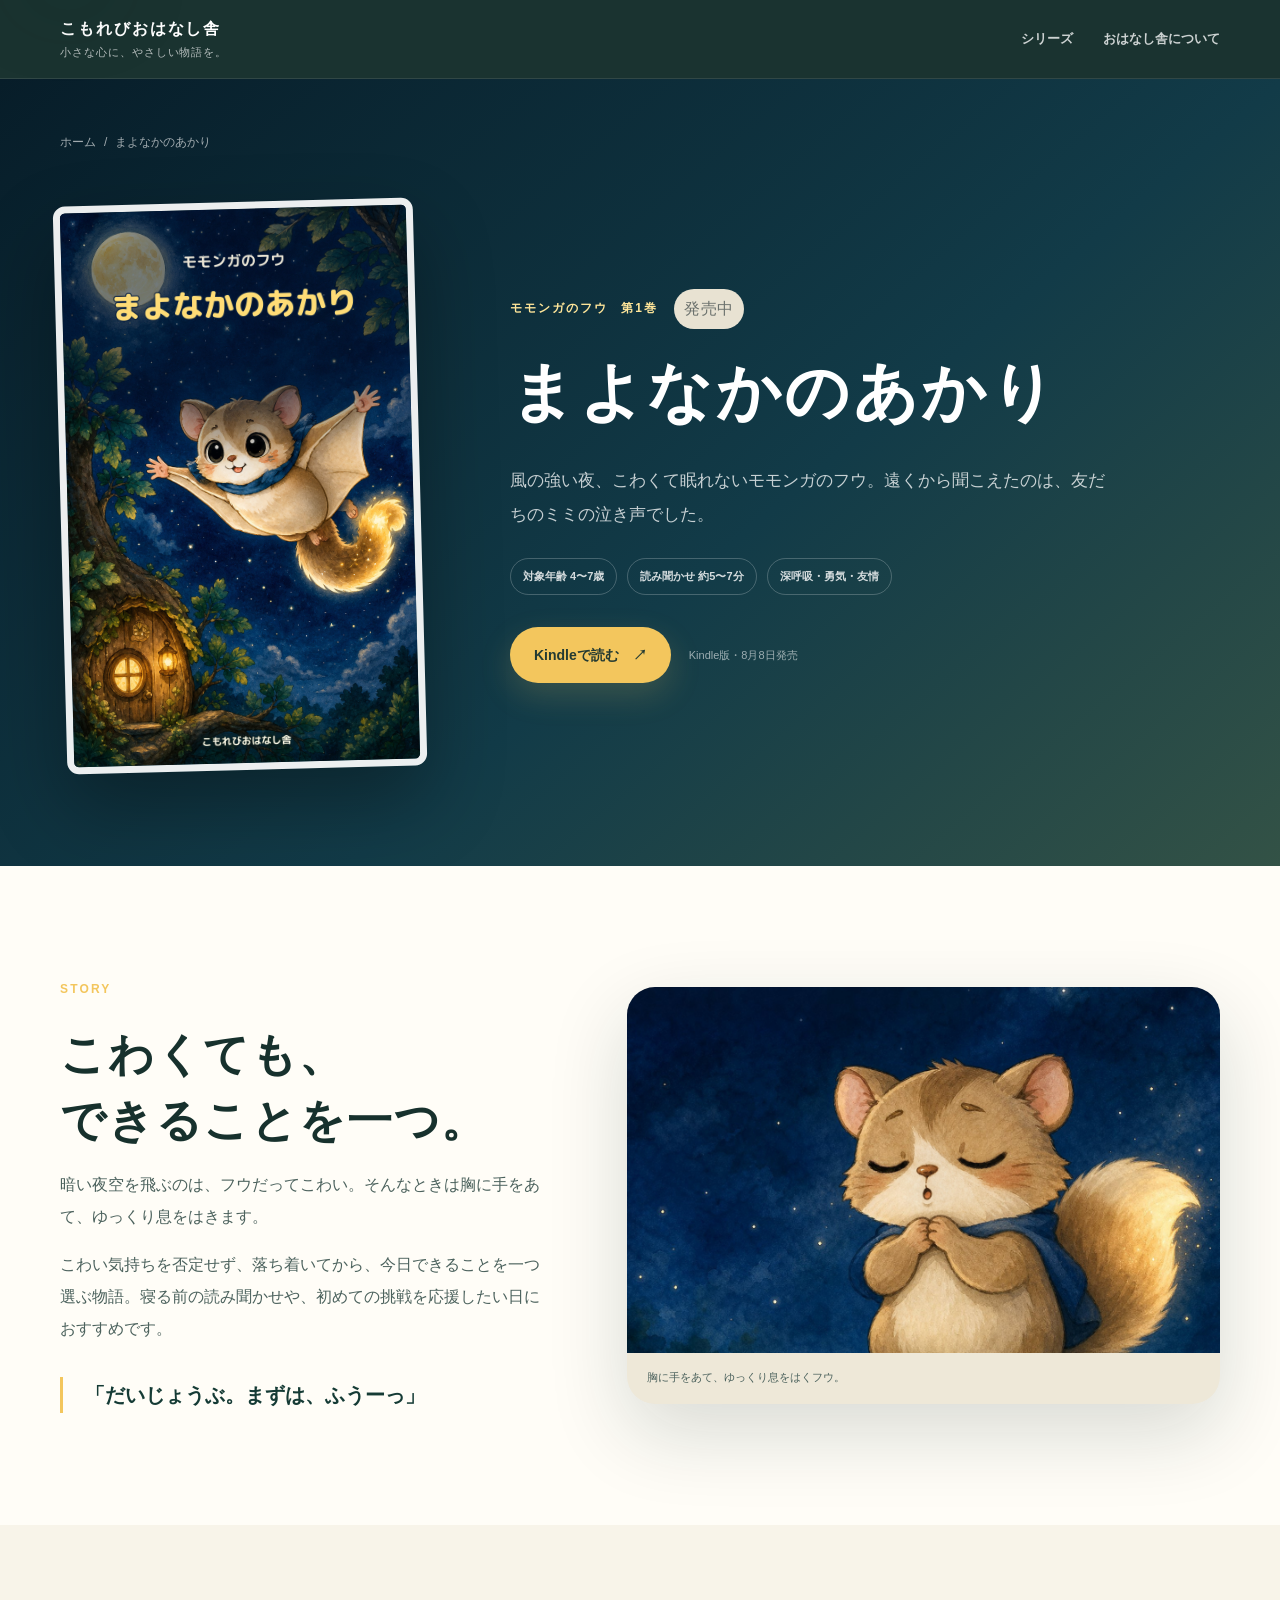
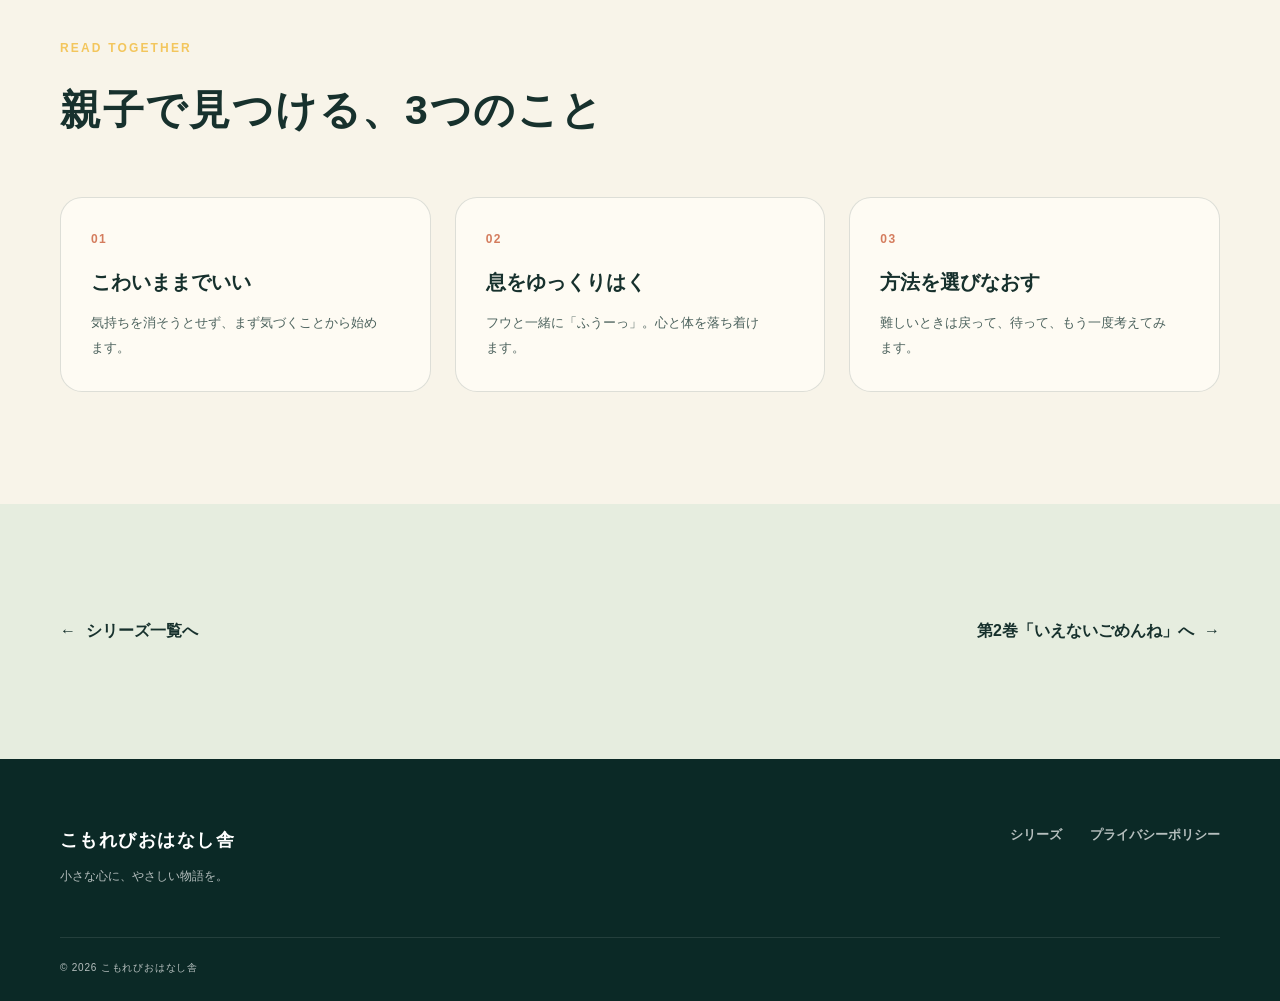
<file: books/mayonaka-no-akari/index.html>
<!doctype html>
<html lang="ja">
  <head>
    <meta charset="utf-8">
    <meta name="viewport" content="width=device-width, initial-scale=1">
    <meta name="theme-color" content="#102f2b">
    <meta name="description" content="モモンガのフウ 第1巻『まよなかのあかり』。こわい夜空の向こうへ、友だちを助けに飛び立つフウの物語。">
    <meta property="og:type" content="book">
    <meta property="og:title" content="まよなかのあかり｜モモンガのフウ 第1巻">
    <meta property="og:description" content="こわくても、できることを一つ。深呼吸と勇気を描く、4〜7歳向けのやさしい絵本。">
    <meta property="og:image" content="https://komorebi-ohanashisha.com/assets/images/book1-cover-title.jpg">
<meta property="og:image:alt" content="モモンガのフウ 第1巻『まよなかのあかり』の表紙">
<meta property="og:url" content="https://komorebi-ohanashisha.com/books/mayonaka-no-akari/">
<meta property="og:site_name" content="こもれびおはなし舎">
<meta property="og:locale" content="ja_JP">

<meta name="twitter:card" content="summary_large_image">
<meta name="twitter:title" content="まよなかのあかり｜モモンガのフウ 第1巻">
<meta name="twitter:description" content="こわくても、できることを一つ。深呼吸と勇気を描く、4〜7歳向けのやさしい絵本。">
<meta name="twitter:image" content="https://komorebi-ohanashisha.com/assets/images/book1-cover-title.jpg">
<meta name="twitter:image:alt" content="モモンガのフウ 第1巻『まよなかのあかり』の表紙">

<link rel="canonical" href="https://komorebi-ohanashisha.com/books/mayonaka-no-akari/">
    <title>まよなかのあかり｜モモンガのフウ 第1巻</title>

<script type="application/ld+json">
{
  "@context": "https://schema.org",
  "@graph": [
    {
      "@type": "Book",
      "@id": "https://komorebi-ohanashisha.com/books/mayonaka-no-akari/#book",
      "name": "まよなかのあかり",
      "alternateName": "モモンガのフウ 第1巻 まよなかのあかり",
      "url": "https://komorebi-ohanashisha.com/books/mayonaka-no-akari/",
      "image": "https://komorebi-ohanashisha.com/assets/images/book1-cover-title.jpg",
      "description": "風の強い夜、こわくて眠れないモモンガのフウが、友だちを助けるために小さな勇気を見つける、4〜7歳向けのやさしい絵本です。",
      "inLanguage": "ja",
      "bookFormat": "https://schema.org/EBook",
      "bookEdition": "Kindle版",
      "datePublished": "2026-08-08",
      "genre": [
        "児童書",
        "幼児絵本",
        "友情",
        "勇気"
      ],
      "author": {
        "@type": "Organization",
        "@id": "https://komorebi-ohanashisha.com/#organization",
        "name": "こもれびおはなし舎"
      },
      "publisher": {
        "@type": "Organization",
        "@id": "https://komorebi-ohanashisha.com/#organization",
        "name": "こもれびおはなし舎"
      },
      "isPartOf": {
        "@type": "CreativeWorkSeries",
        "name": "モモンガのフウ",
        "position": 1
      },
      "audience": {
        "@type": "PeopleAudience",
        "suggestedMinAge": 4,
        "suggestedMaxAge": 7
      },
      "identifier": {
        "@type": "PropertyValue",
        "propertyID": "ASIN",
        "value": "B0HCF7L3FD"
      },
      "offers": {
        "@type": "Offer",
        "url": "https://www.amazon.co.jp/dp/B0HCF7L3FD",
        "price": "500",
        "priceCurrency": "JPY",
        "availability": "https://schema.org/InStock"
      }
    },
    {
      "@type": "BreadcrumbList",
      "@id": "https://komorebi-ohanashisha.com/books/mayonaka-no-akari/#breadcrumb",
      "itemListElement": [
        {
          "@type": "ListItem",
          "position": 1,
          "name": "ホーム",
          "item": "https://komorebi-ohanashisha.com/"
        },
        {
          "@type": "ListItem",
          "position": 2,
          "name": "まよなかのあかり"
        }
      ]
    }
  ]
}
</script>

<link rel="stylesheet" href="../../assets/styles.css?v=20260807-1">
    <script src="../../assets/analytics-config.js?v=20260804-2"></script>
    <script defer src="../../assets/analytics.js?v=20260807-1"></script>
  </head>
  <body>
    <a class="skip-link" href="#main">本文へ移動</a>
    <header class="site-header">
      <div class="shell header-inner">
        <a class="brand" href="../../" aria-label="こもれびおはなし舎 ホーム">
          <span class="brand-lockup"><strong>こもれびおはなし舎</strong><small>小さな心に、やさしい物語を。</small></span>
        </a>
        <nav class="main-nav" aria-label="メインメニュー"><a href="../../#series">シリーズ</a><a href="../../#about">おはなし舎について</a></nav>
      </div>
    </header>

    <main id="main">
      <section class="detail-hero detail-night">
        <div class="shell">
          <nav class="breadcrumb" aria-label="パンくずリスト"><a href="../../">ホーム</a><span aria-hidden="true">/</span><span>まよなかのあかり</span></nav>
          <div class="detail-grid">
            <figure class="detail-cover"><img src="../../assets/images/book1-cover-title.jpg" alt="『まよなかのあかり』表紙" width="1600" height="2560"></figure>
            <div class="detail-copy">
              <div class="detail-heading-meta"><p class="detail-volume">モモンガのフウ　第1巻</p><span class="status">発売中</span></div>
              <h1>まよなかのあかり</h1>
              <p class="detail-intro">風の強い夜、こわくて眠れないモモンガのフウ。遠くから聞こえたのは、友だちのミミの泣き声でした。</p>
              <ul class="detail-tags"><li>対象年齢 4〜7歳</li><li>読み聞かせ 約5〜7分</li><li>深呼吸・勇気・友情</li></ul>
              <div class="detail-actions">
                <a class="button button-gold" href="https://www.amazon.co.jp/dp/B0HCF7L3FD" target="_blank" rel="noopener noreferrer" data-amazon-link data-book-id="book1" data-book-title="まよなかのあかり">Kindleで読む<span aria-hidden="true">↗</span></a>
                <span class="detail-note">Kindle版・8月8日発売</span>
              </div>
            </div>
          </div>
        </div>
      </section>

      <section class="story-section section">
        <div class="shell story-grid">
          <div class="story-copy">
            <p class="section-kicker">STORY</p>
            <h2>こわくても、<br>できることを一つ。</h2>
            <p>暗い夜空を飛ぶのは、フウだってこわい。そんなときは胸に手をあて、ゆっくり息をはきます。</p>
            <p>こわい気持ちを否定せず、落ち着いてから、今日できることを一つ選ぶ物語。寝る前の読み聞かせや、初めての挑戦を応援したい日におすすめです。</p>
            <blockquote class="story-quote">「だいじょうぶ。まずは、ふうーっ」</blockquote>
          </div>
          <figure class="story-image">
            <img src="../../assets/images/book1-breathing-scene.jpg" alt="胸に手をあてて深呼吸するフウ" width="2653" height="1637" loading="lazy">
            <figcaption>胸に手をあて、ゆっくり息をはくフウ。</figcaption>
          </figure>
        </div>
      </section>

      <section class="reading-section section">
        <div class="shell">
          <div class="section-heading"><p class="section-kicker">READ TOGETHER</p><h2>親子で見つける、3つのこと</h2></div>
          <div class="reading-grid">
            <article class="reading-card"><span>01</span><h3>こわいままでいい</h3><p>気持ちを消そうとせず、まず気づくことから始めます。</p></article>
            <article class="reading-card"><span>02</span><h3>息をゆっくりはく</h3><p>フウと一緒に「ふうーっ」。心と体を落ち着けます。</p></article>
            <article class="reading-card"><span>03</span><h3>方法を選びなおす</h3><p>難しいときは戻って、待って、もう一度考えてみます。</p></article>
          </div>
        </div>
      </section>

      <nav class="book-nav section" aria-label="シリーズ内の移動">
        <div class="shell book-nav-inner"><a href="../../"><span aria-hidden="true">←</span>シリーズ一覧へ</a><a href="../ienai-gomenne/">第2巻「いえないごめんね」へ<span aria-hidden="true">→</span></a></div>
      </nav>
    </main>

    <footer class="site-footer">
      <div class="shell footer-grid"><div><p class="footer-brand">こもれびおはなし舎</p><p>小さな心に、やさしい物語を。</p></div><div class="footer-links"><a href="../../#series">シリーズ</a><a href="../../privacy/">プライバシーポリシー</a></div></div>
      <div class="shell copyright">© 2026 こもれびおはなし舎</div>
    </footer>
  </body>
</html>
</file>
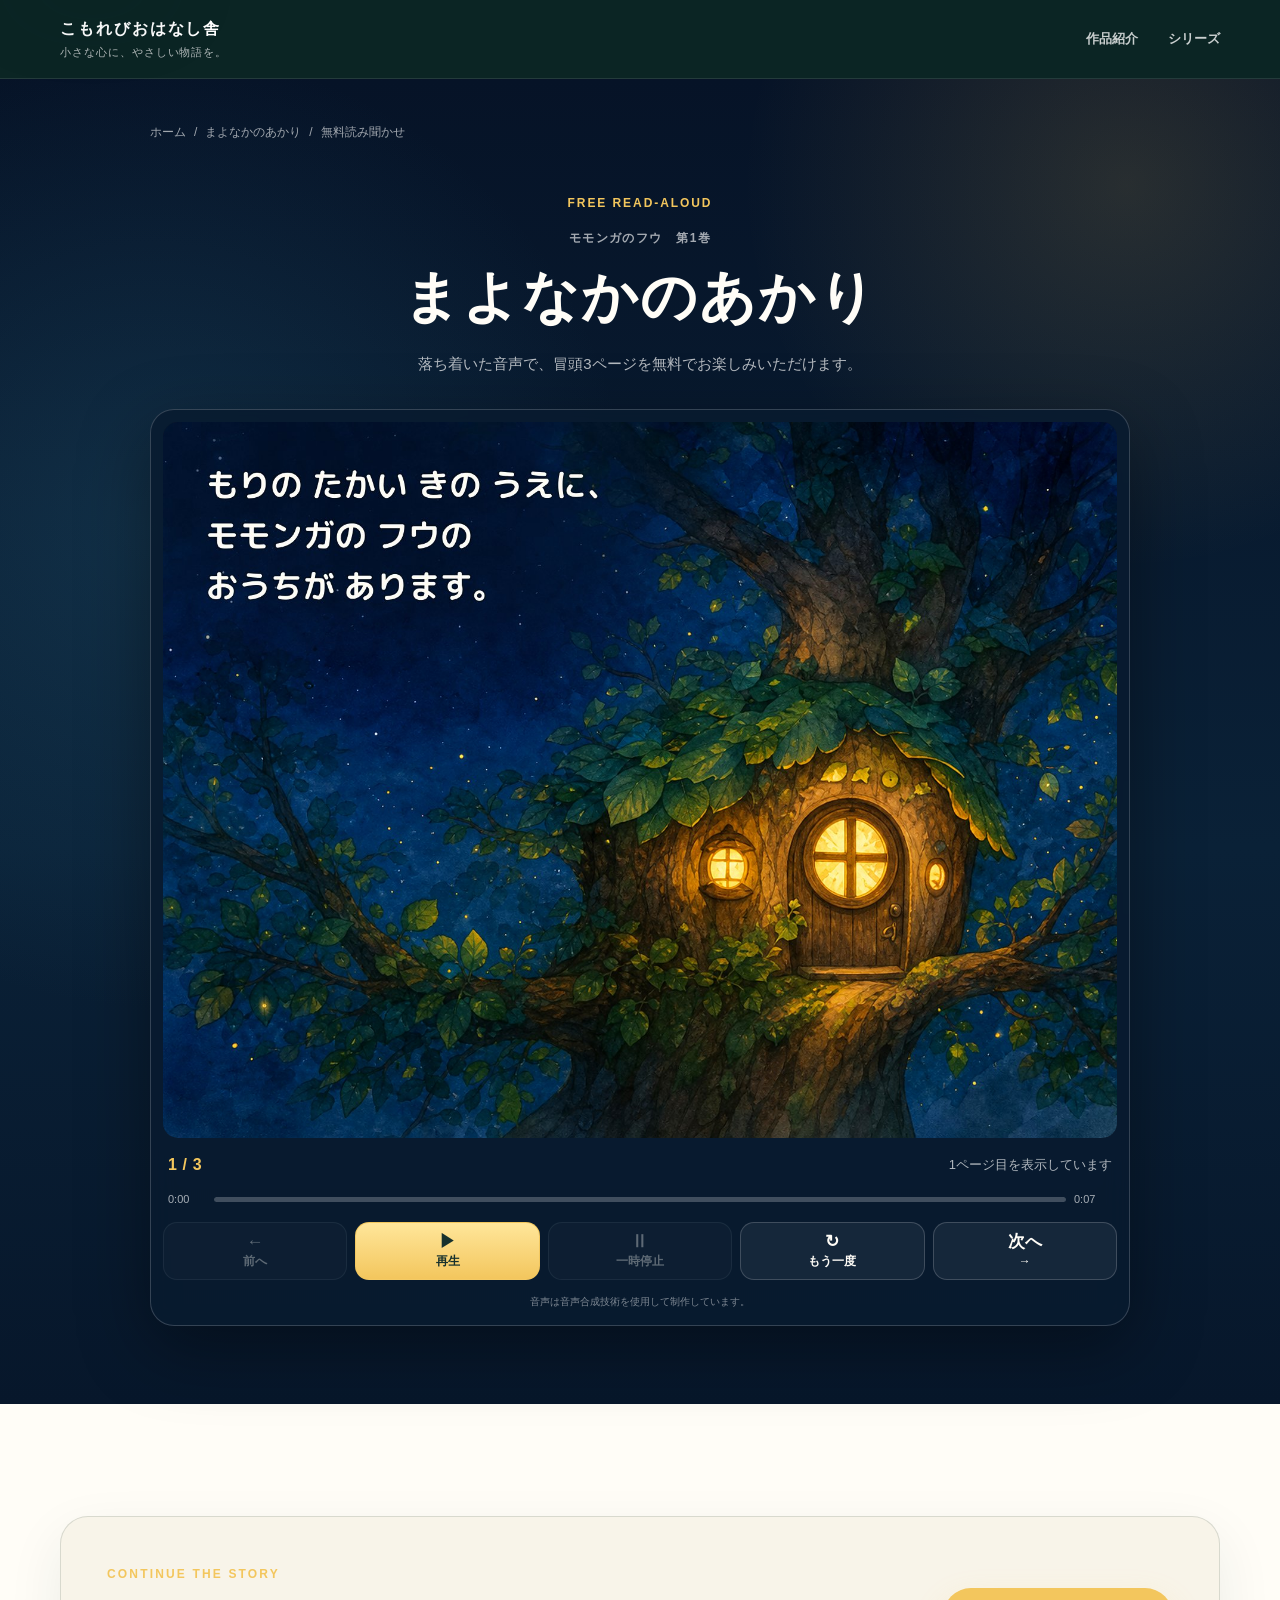
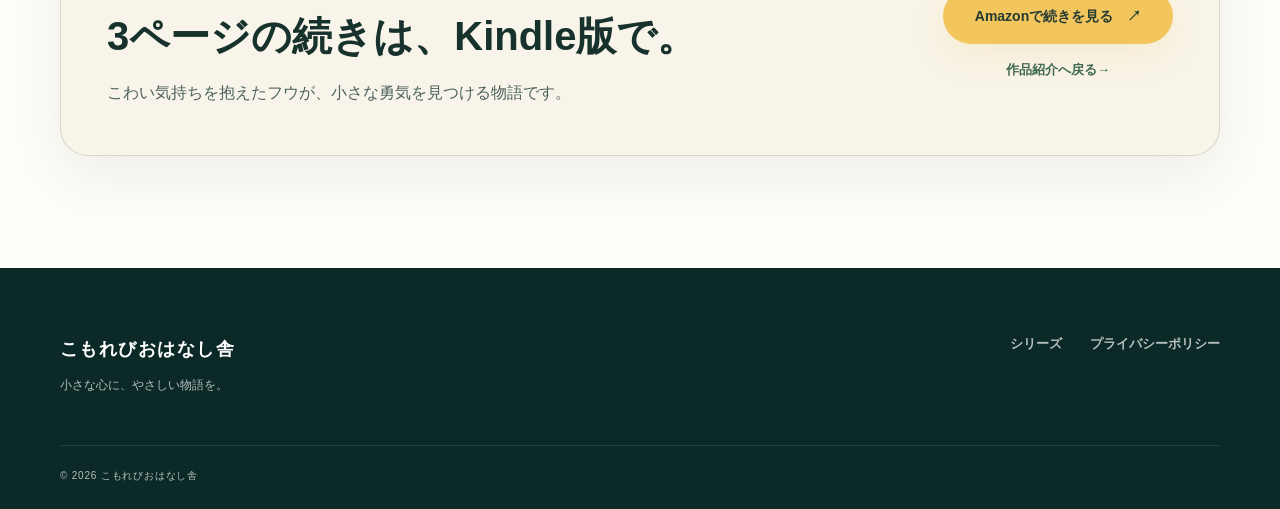
<file: books/mayonaka-no-akari/yomikikase/index.html>
<!doctype html>
<html lang="ja">
  <head>
    <meta charset="utf-8">
    <meta name="viewport" content="width=device-width, initial-scale=1, viewport-fit=cover">
    <meta name="theme-color" content="#071d29">
    <meta name="description" content="『モモンガのフウ』第1巻『まよなかのあかり』を、落ち着いた音声で3ページ無料試聴できます。">
    <meta property="og:type" content="website">
    <meta property="og:title" content="3ページ無料読み聞かせ｜まよなかのあかり">
    <meta property="og:description" content="就寝前にも楽しめる、落ち着いた音声の無料読み聞かせ。『まよなかのあかり』冒頭3ページをお試しいただけます。">
    <meta property="og:image" content="https://komorebi-ohanashisha.com/assets/read-aloud/book1/page-01.jpg">
    <meta property="og:image:alt" content="森の高い木の上にある、灯りのともったフウの家">
    <meta property="og:url" content="https://komorebi-ohanashisha.com/books/mayonaka-no-akari/yomikikase/">
    <meta property="og:site_name" content="こもれびおはなし舎">
    <meta property="og:locale" content="ja_JP">

    <meta name="twitter:card" content="summary_large_image">
    <meta name="twitter:title" content="3ページ無料読み聞かせ｜まよなかのあかり">
    <meta name="twitter:description" content="落ち着いた音声で楽しむ『モモンガのフウ』の無料読み聞かせ。">
    <meta name="twitter:image" content="https://komorebi-ohanashisha.com/assets/read-aloud/book1/page-01.jpg">
    <meta name="twitter:image:alt" content="森の高い木の上にある、灯りのともったフウの家">

    <link rel="canonical" href="https://komorebi-ohanashisha.com/books/mayonaka-no-akari/yomikikase/">
    <title>3ページ無料読み聞かせ｜まよなかのあかり</title>

    <script type="application/ld+json">
    {
      "@context": "https://schema.org",
      "@type": "WebPage",
      "name": "3ページ無料読み聞かせ｜まよなかのあかり",
      "url": "https://komorebi-ohanashisha.com/books/mayonaka-no-akari/yomikikase/",
      "description": "『モモンガのフウ』第1巻『まよなかのあかり』冒頭3ページの無料音声読み聞かせ。",
      "inLanguage": "ja",
      "isPartOf": {
        "@type": "Book",
        "name": "まよなかのあかり",
        "url": "https://komorebi-ohanashisha.com/books/mayonaka-no-akari/"
      }
    }
    </script>

    <link rel="stylesheet" href="../../../assets/styles.css?v=20260807-1">
    <link rel="stylesheet" href="../../../assets/read-aloud.css?v=20260807-1">
    <script src="../../../assets/analytics-config.js?v=20260804-2"></script>
    <script defer src="../../../assets/analytics.js?v=20260807-1"></script>
    <script defer src="../../../assets/read-aloud.js?v=20260807-1"></script>
  </head>
  <body class="readaloud-page">
    <a class="skip-link" href="#reader">読み聞かせへ移動</a>
    <header class="site-header">
      <div class="shell header-inner">
        <a class="brand" href="../../../" aria-label="こもれびおはなし舎 ホーム">
          <span class="brand-lockup"><strong>こもれびおはなし舎</strong><small>小さな心に、やさしい物語を。</small></span>
        </a>
        <nav class="main-nav" aria-label="メインメニュー"><a href="../">作品紹介</a><a href="../../../#series">シリーズ</a></nav>
      </div>
    </header>

    <main>
      <section class="readaloud-hero">
        <div class="readaloud-shell">
          <nav class="breadcrumb" aria-label="パンくずリスト"><a href="../../../">ホーム</a><span aria-hidden="true">/</span><a href="../">まよなかのあかり</a><span aria-hidden="true">/</span><span>無料読み聞かせ</span></nav>
          <div class="readaloud-intro">
            <p class="readaloud-kicker">FREE READ-ALOUD</p>
            <p class="readaloud-volume">モモンガのフウ　第1巻</p>
            <h1>まよなかのあかり</h1>
            <p>落ち着いた音声で、冒頭3ページを無料でお楽しみいただけます。</p>
          </div>

          <section id="reader" class="audio-reader" aria-label="3ページ無料読み聞かせ">
            <div class="reader-page-frame" aria-live="polite">
              <img id="pageImage" src="../../../assets/read-aloud/book1/page-01.jpg" alt="第1ページ。森の高い木の上にある、灯りのともったフウの家" width="1600" height="1200" draggable="false">
            </div>

            <div class="reader-meta">
              <p id="pageCounter" class="reader-counter">1 / 3</p>
              <p id="statusText" class="reader-status" role="status">読み聞かせの準備ができました</p>
            </div>

            <div class="reader-progress" aria-label="音声の再生位置">
              <span id="currentTime">0:00</span>
              <progress id="audioProgress" value="0" max="1">0%</progress>
              <span id="duration">0:00</span>
            </div>

            <div class="reader-controls" aria-label="読み聞かせ操作">
              <button id="prevButton" class="reader-button reader-button-secondary" type="button" aria-label="前のページ"><span aria-hidden="true">←</span><span>前へ</span></button>
              <button id="playButton" class="reader-button reader-button-primary" type="button" aria-label="再生"><span aria-hidden="true">▶</span><span>再生</span></button>
              <button id="pauseButton" class="reader-button reader-button-secondary" type="button" aria-label="一時停止"><span aria-hidden="true">Ⅱ</span><span>一時停止</span></button>
              <button id="replayButton" class="reader-button reader-button-secondary" type="button" aria-label="このページをもう一度読む"><span aria-hidden="true">↻</span><span>もう一度</span></button>
              <button id="nextButton" class="reader-button reader-button-secondary" type="button" aria-label="次のページ"><span>次へ</span><span aria-hidden="true">→</span></button>
            </div>

            <p class="reader-note">音声は音声合成技術を使用して制作しています。</p>
            <audio id="narration" preload="metadata" src="../../../assets/read-aloud/book1/page-01.mp3"></audio>
          </section>

          <section id="completionCard" class="completion-card" aria-live="polite" hidden>
            <p class="completion-kicker">おためしはここまで</p>
            <h2>フウの物語は、まだ続きます。</h2>
            <p>風の音が大きくなる夜、フウはどうするのでしょう。続きはKindle版でお楽しみください。</p>
            <a class="button button-gold" href="https://www.amazon.co.jp/dp/B0HCF7L3FD" target="_blank" rel="noopener noreferrer" data-amazon-link data-book-id="book1" data-book-title="まよなかのあかり" data-link-source="read_aloud_complete">Amazonで続きを見る<span aria-hidden="true">↗</span></a>
          </section>
        </div>
      </section>

      <section class="readaloud-after section">
        <div class="shell readaloud-after-card">
          <div>
            <p class="section-kicker">CONTINUE THE STORY</p>
            <h2>3ページの続きは、Kindle版で。</h2>
            <p>こわい気持ちを抱えたフウが、小さな勇気を見つける物語です。</p>
          </div>
          <div class="readaloud-after-actions">
            <a class="button button-gold" href="https://www.amazon.co.jp/dp/B0HCF7L3FD" target="_blank" rel="noopener noreferrer" data-amazon-link data-book-id="book1" data-book-title="まよなかのあかり" data-link-source="read_aloud_page">Amazonで続きを見る<span aria-hidden="true">↗</span></a>
            <a class="readaloud-back-link" href="../">作品紹介へ戻る<span aria-hidden="true">→</span></a>
          </div>
        </div>
      </section>
    </main>

    <footer class="site-footer">
      <div class="shell footer-grid"><div><p class="footer-brand">こもれびおはなし舎</p><p>小さな心に、やさしい物語を。</p></div><div class="footer-links"><a href="../../../#series">シリーズ</a><a href="../../../privacy/">プライバシーポリシー</a></div></div>
      <div class="shell copyright">© 2026 こもれびおはなし舎</div>
    </footer>
  </body>
</html>
</file>
<file: assets/styles.css>
:root {
  --ink: #17312d;
  --ink-soft: #4c625d;
  --paper: #f8f4e9;
  --paper-deep: #efe8d6;
  --cream: #fffdf7;
  --forest: #153b35;
  --forest-dark: #0c2725;
  --leaf: #3f6851;
  --gold: #f3c65d;
  --gold-pale: #ffe69a;
  --coral: #d47c5d;
  --line: rgba(23, 49, 45, 0.14);
  --shadow: 0 28px 80px rgba(12, 39, 37, 0.16);
  --radius: 28px;
  --font-rounded: "Hiragino Maru Gothic ProN", "Yu Gothic", "Meiryo", sans-serif;
  --font-sans: "Yu Gothic", "Hiragino Kaku Gothic ProN", "Meiryo", sans-serif;
}

*,
*::before,
*::after {
  box-sizing: border-box;
}

html {
  scroll-behavior: smooth;
  scroll-padding-top: 96px;
}

body {
  margin: 0;
  background: var(--paper);
  color: var(--ink);
  font-family: var(--font-sans);
  line-height: 1.92;
  -webkit-font-smoothing: antialiased;
  text-rendering: optimizeLegibility;
}

body::before {
  position: fixed;
  inset: 0;
  z-index: -1;
  background-image: radial-gradient(rgba(23, 49, 45, 0.035) 0.7px, transparent 0.7px);
  background-size: 8px 8px;
  content: "";
  pointer-events: none;
}

img {
  display: block;
  max-width: 100%;
  height: auto;
}

p,
li,
figcaption {
  line-break: strict;
  text-wrap: pretty;
}

h1,
h2,
h3 {
  text-wrap: balance;
}

a {
  color: inherit;
  text-decoration: none;
}

button,
a {
  -webkit-tap-highlight-color: transparent;
}

:focus-visible {
  outline: 3px solid var(--coral);
  outline-offset: 4px;
}

.skip-link {
  position: fixed;
  top: 12px;
  left: 12px;
  z-index: 1000;
  padding: 10px 16px;
  border-radius: 999px;
  background: white;
  color: var(--ink);
  box-shadow: var(--shadow);
  transform: translateY(-160%);
}

.skip-link:focus {
  transform: translateY(0);
}

.shell {
  width: min(1160px, calc(100% - 48px));
  margin-inline: auto;
}

.section {
  padding: 112px 0;
}

.site-header {
  position: sticky;
  top: 0;
  z-index: 100;
  border-bottom: 1px solid rgba(255, 255, 255, 0.1);
  background: rgba(12, 39, 37, 0.94);
  color: #fff;
  backdrop-filter: blur(14px);
}

.header-inner {
  display: flex;
  min-height: 78px;
  align-items: center;
  justify-content: space-between;
  gap: 24px;
}

.brand {
  display: inline-flex;
  align-items: center;
  line-height: 1;
}

.brand-lockup {
  display: block;
  padding: 2px 0;
}

.brand strong,
.brand small {
  display: block;
}

.brand strong {
  font-family: var(--font-rounded);
  font-size: 16px;
  font-weight: 800;
  letter-spacing: 0.12em;
  line-height: 1.35;
}

.brand small {
  margin-top: 5px;
  color: rgba(255, 255, 255, 0.68);
  font-family: var(--font-rounded);
  font-size: 10.5px;
  font-weight: 500;
  letter-spacing: 0.09em;
  line-height: 1.45;
}

.main-nav {
  display: flex;
  align-items: center;
  gap: 30px;
  color: rgba(255, 255, 255, 0.78);
  font-size: 13px;
  font-weight: 700;
}

.main-nav a {
  transition: color 180ms ease;
}

.main-nav a:hover {
  color: var(--gold-pale);
}

.hero {
  position: relative;
  min-height: 760px;
  overflow: hidden;
  background:
    radial-gradient(circle at 78% 24%, rgba(243, 198, 93, 0.16), transparent 28%),
    linear-gradient(135deg, #0b2528 0%, #123e39 58%, #24533e 100%);
  color: #fff;
}

.hero::after {
  position: absolute;
  right: -10%;
  bottom: -200px;
  width: 660px;
  height: 520px;
  border: 1px solid rgba(255, 255, 255, 0.08);
  border-radius: 50%;
  content: "";
  transform: rotate(-12deg);
}

.hero-glow,
.hero-glow::before,
.hero-glow::after {
  position: absolute;
  width: 5px;
  height: 5px;
  border-radius: 50%;
  background: var(--gold-pale);
  box-shadow: 0 0 14px var(--gold), 80px 70px 0 -1px rgba(255, 230, 154, 0.75), 160px -40px 0 -1px rgba(255, 230, 154, 0.48), 280px 90px 0 -1px rgba(255, 230, 154, 0.38);
  content: "";
}

.hero-glow {
  top: 180px;
  left: 7%;
}

.hero-glow::before {
  top: 280px;
  left: 34vw;
}

.hero-glow::after {
  top: 40px;
  left: 75vw;
}

.hero-grid {
  position: relative;
  z-index: 2;
  display: grid;
  min-height: 760px;
  grid-template-columns: repeat(2, minmax(0, 1fr));
  align-items: center;
  gap: 56px;
  padding-top: 48px;
  padding-bottom: 72px;
}

.eyebrow,
.section-kicker {
  margin: 0 0 20px;
  color: var(--gold);
  font-size: 12px;
  font-weight: 800;
  letter-spacing: 0.18em;
  text-transform: uppercase;
}

.hero h1 {
  margin: 0;
  font-family: var(--font-rounded);
  font-size: clamp(44px, 4vw, 58px);
  font-weight: 700;
  letter-spacing: 0.03em;
  line-height: 1.38;
}

.hero h1 em {
  color: var(--gold-pale);
  font-style: normal;
}

.hero-copy {
  max-width: 560px;
}

.hero-lead {
  max-width: 32em;
  margin: 30px 0 0;
  color: rgba(255, 255, 255, 0.75);
  font-size: 16px;
  line-height: 2;
}

.hero blockquote {
  margin: 24px 0 0;
  color: #fff4c9;
  font-family: var(--font-rounded);
  font-size: 20px;
  font-weight: 700;
  letter-spacing: 0.06em;
}

.hero-actions {
  display: flex;
  flex-wrap: wrap;
  align-items: center;
  gap: 28px;
  margin-top: 34px;
}

.button {
  display: inline-flex;
  min-height: 56px;
  align-items: center;
  justify-content: center;
  gap: 14px;
  padding: 14px 24px;
  border: 0;
  border-radius: 999px;
  font-size: 14px;
  font-weight: 800;
  line-height: 1.3;
  text-align: center;
  transition: transform 180ms ease, box-shadow 180ms ease, background 180ms ease;
}

.button:hover {
  transform: translateY(-2px);
}

.button-gold {
  background: var(--gold);
  color: #233a32;
  box-shadow: 0 12px 32px rgba(243, 198, 93, 0.18);
}

.button-gold:hover {
  background: var(--gold-pale);
  box-shadow: 0 16px 38px rgba(243, 198, 93, 0.24);
}

.button-forest {
  background: var(--forest);
  color: #fff;
  box-shadow: 0 12px 32px rgba(21, 59, 53, 0.18);
}

.button-light {
  border: 1px solid rgba(255, 255, 255, 0.34);
  background: rgba(255, 255, 255, 0.1);
  color: #fff;
}

.button-light:hover {
  background: rgba(255, 255, 255, 0.17);
}

.button-muted {
  cursor: default;
  background: #dcd8ca;
  color: #6d736e;
}

.text-link,
.card-link {
  display: inline-flex;
  align-items: center;
  gap: 10px;
  font-weight: 800;
}

.text-link {
  color: rgba(255, 255, 255, 0.82);
  font-size: 13px;
}

.cover-stage {
  position: relative;
  min-height: 570px;
  perspective: 1400px;
}

.cover {
  position: absolute;
  display: block;
  overflow: hidden;
  border: 6px solid rgba(255, 255, 255, 0.92);
  border-radius: 12px;
  background: #fff;
  box-shadow: 0 34px 74px rgba(0, 0, 0, 0.35);
  transition: transform 260ms ease, filter 260ms ease;
}

.cover img {
  width: 100%;
}

.cover-main {
  z-index: 3;
  top: 2%;
  left: 28%;
  width: 315px;
  transform: rotate(2deg) translateZ(45px);
}

.cover-main:hover {
  transform: rotate(0deg) translateY(-8px) translateZ(65px);
}

.cover-back {
  top: 16%;
  width: 245px;
  filter: saturate(0.82) brightness(0.86);
}

.cover-back:hover {
  z-index: 5;
  filter: saturate(1) brightness(1);
}

.cover-two {
  left: 2%;
  transform: rotate(-10deg) translateZ(-30px);
}

.cover-two:hover {
  transform: rotate(-4deg) translateY(-8px) translateZ(10px);
}

.cover-three {
  right: 0;
  transform: rotate(10deg) translateZ(-35px);
}

.cover-three:hover {
  transform: rotate(4deg) translateY(-8px) translateZ(10px);
}

.cover-label {
  position: absolute;
  right: 14px;
  bottom: 14px;
  padding: 7px 12px;
  border-radius: 999px;
  background: rgba(12, 39, 37, 0.92);
  color: var(--gold-pale);
  font-size: 11px;
  font-weight: 800;
  letter-spacing: 0.08em;
}

.cover-label-preorder {
  background: rgba(73, 62, 25, 0.94);
  color: #fff5c8;
}

.reveal {
  opacity: 0;
  transform: translateY(18px);
  transition: opacity 700ms ease, transform 700ms ease;
}

.reveal.is-visible {
  opacity: 1;
  transform: none;
}

.promise {
  background: var(--cream);
}

.promise-grid {
  display: grid;
  grid-template-columns: repeat(2, minmax(0, 1fr));
  gap: 72px;
}

.promise h2,
.section-heading h2,
.fuu-copy h2,
.about-card h2,
.story-copy h2,
.detail-copy h1,
.policy h1 {
  margin: 0;
  font-family: var(--font-rounded);
  letter-spacing: 0.04em;
  line-height: 1.48;
}

.promise h2,
.section-heading h2,
.fuu-copy h2,
.about-card h2,
.story-copy h2 {
  font-size: clamp(30px, 3.5vw, 48px);
}

.promise h2 {
  font-size: clamp(32px, 3.2vw, 46px);
}

.section-heading h2 {
  font-size: clamp(30px, 3.2vw, 44px);
}

.promise h2 span,
.section-heading h2 span {
  display: inline-block;
}

.promise h2 span + span {
  margin-left: 0.18em;
}

.promise-copy > p {
  margin: 0 0 20px;
  color: var(--ink-soft);
}

.promise-copy {
  max-width: 37em;
}

.feature-list {
  display: grid;
  margin: 40px 0 0;
  padding: 0;
  border-top: 1px solid var(--line);
  list-style: none;
}

.feature-list li {
  display: grid;
  grid-template-columns: 140px 1fr;
  gap: 24px;
  padding: 16px 0;
  border-bottom: 1px solid var(--line);
}

.feature-list strong {
  color: var(--leaf);
  font-size: 12px;
  letter-spacing: 0.08em;
}

.series {
  background: var(--paper);
}

.section-heading {
  max-width: 820px;
  margin-bottom: 56px;
}

.section-heading > p:last-child {
  max-width: 620px;
  margin: 18px 0 0;
  color: var(--ink-soft);
}

.book-grid {
  display: grid;
  grid-template-columns: repeat(3, minmax(0, 1fr));
  gap: 28px;
}

.book-card {
  display: flex;
  flex-direction: column;
  overflow: hidden;
  border: 1px solid var(--line);
  border-radius: var(--radius);
  background: rgba(255, 253, 247, 0.84);
  box-shadow: 0 20px 50px rgba(23, 49, 45, 0.08);
}

.book-card-image {
  --cover-pad: clamp(18px, 2.4vw, 28px);
  position: relative;
  display: grid;
  overflow: hidden;
  aspect-ratio: 4 / 5;
  place-items: center;
  background: linear-gradient(145deg, #173d39, #2e5946);
}

.book-card-image img {
  position: absolute;
  top: var(--cover-pad);
  left: var(--cover-pad);
  width: calc(100% - var(--cover-pad) - var(--cover-pad));
  max-width: none;
  height: calc(100% - var(--cover-pad) - var(--cover-pad));
  max-height: none;
  border-radius: 7px;
  object-fit: contain;
  object-position: center;
  box-shadow: 0 18px 38px rgba(12, 39, 37, 0.24);
  transition: transform 500ms ease;
}

.book-card:hover .book-card-image img {
  transform: scale(1.018);
}

.book-card-morning .book-card-image {
  background: linear-gradient(145deg, #d9dfb9, #89a372);
}

.book-card-spring .book-card-image {
  background: linear-gradient(145deg, #c9dfd3, #72977a);
}

.book-card-body {
  display: flex;
  flex: 1;
  flex-direction: column;
  padding: 28px 28px 30px;
}

.book-meta {
  display: flex;
  align-items: center;
  justify-content: space-between;
  gap: 16px;
  color: var(--leaf);
  font-size: 11px;
  font-weight: 800;
  letter-spacing: 0.12em;
}

.status {
  padding: 5px 10px;
  border-radius: 999px;
  background: #e8e2d2;
  color: #6b716d;
  letter-spacing: 0.05em;
}

.status-preorder {
  background: #f2e3ae;
  color: #6d5515;
}

.book-card h3 {
  margin: 16px 0 12px;
  font-family: var(--font-rounded);
  font-size: 24px;
  letter-spacing: 0.04em;
}

.book-card p {
  min-height: 6.9em;
  margin: 0;
  color: var(--ink-soft);
  font-size: 14px;
  line-height: 1.9;
}

.book-release {
  display: block;
  margin-top: 16px;
  color: #6d5515;
  font-size: 12px;
  font-weight: 800;
  letter-spacing: 0.08em;
}

.card-link {
  justify-content: center;
  margin-top: 0;
  color: var(--leaf);
  font-size: 13px;
}

.book-card-actions {
  display: grid;
  gap: 14px;
  margin-top: auto;
  padding-top: 24px;
}

.book-card-amazon {
  width: 100%;
  min-height: 50px;
  padding: 12px 18px;
  font-size: 13px;
}

.fuu-section {
  overflow: hidden;
  background: var(--forest-dark);
  color: #fff;
}

.fuu-grid {
  display: grid;
  grid-template-columns: repeat(2, minmax(0, 1fr));
  align-items: center;
  gap: 64px;
}

.scene-card {
  margin: 0;
  overflow: hidden;
  border: 1px solid rgba(255, 255, 255, 0.14);
  border-radius: 34px;
  background: #173834;
  box-shadow: 0 28px 90px rgba(0, 0, 0, 0.3);
}

.scene-card img {
  width: 100%;
  aspect-ratio: 1443 / 967;
  object-fit: cover;
  object-position: center;
}

.scene-card figcaption {
  padding: 14px 22px 16px;
  color: rgba(255, 255, 255, 0.62);
  font-size: 12px;
}

.fuu-copy > p:not(.section-kicker) {
  color: rgba(255, 255, 255, 0.72);
}

.fuu-copy > p.fuu-secret {
  margin-top: 22px;
  color: var(--gold-pale);
  font-family: var(--font-rounded);
  font-weight: 700;
  letter-spacing: 0.04em;
}

.fuu-secret span {
  display: block;
}

.fuu-copy {
  max-width: 34em;
}

.fuu-copy > p:not(.section-kicker),
.about-card p:last-child,
.story-copy > p:not(.section-kicker) {
  line-height: 2;
}

.quote-card {
  display: flex;
  align-items: flex-start;
  gap: 16px;
  margin-top: 34px;
  padding: 24px;
  border: 1px solid rgba(255, 230, 154, 0.24);
  border-radius: 20px;
  background: rgba(255, 255, 255, 0.05);
}

.quote-card span {
  color: var(--gold);
  font-family: Georgia, serif;
  font-size: 48px;
  line-height: 0.8;
}

.quote-card p {
  margin: 0;
  color: var(--gold-pale);
  font-family: var(--font-rounded);
  font-size: 20px;
  font-weight: 700;
  letter-spacing: 0.08em;
  line-height: 1.7;
}

.friends-section {
  background: #e5eddf;
}

.friends-heading {
  max-width: 760px;
  margin-bottom: 52px;
}

.friends-heading h2 {
  margin: 0;
  font-family: var(--font-rounded);
  font-size: clamp(30px, 3.2vw, 44px);
  letter-spacing: 0.04em;
  line-height: 1.48;
}

.friends-heading h2 span {
  display: inline-block;
}

.friends-heading > p:last-child {
  max-width: 38em;
  margin: 18px 0 0;
  color: var(--ink-soft);
  line-height: 2;
}

.friends-grid {
  display: grid;
  grid-template-columns: repeat(3, minmax(0, 1fr));
  gap: 28px;
}

.friend-card {
  padding: 30px 26px 28px;
  border: 1px solid rgba(63, 104, 81, 0.16);
  border-radius: 28px;
  background: rgba(255, 253, 247, 0.88);
  box-shadow: 0 20px 50px rgba(23, 49, 45, 0.08);
  text-align: center;
}

.friend-portrait {
  position: relative;
  width: min(190px, 76%);
  aspect-ratio: 1;
  margin: 0 auto 22px;
  overflow: hidden;
  border: 5px solid rgba(255, 255, 255, 0.9);
  border-radius: 50%;
  background: #bfd0a4;
  box-shadow: 0 16px 36px rgba(23, 49, 45, 0.16);
}

.friend-portrait img {
  position: absolute;
  width: 430%;
  max-width: none;
  height: auto;
}

.friend-mimi img {
  top: -111%;
  left: -116%;
}

.friend-popo img {
  top: -96%;
  left: -239%;
}

.friend-koko img {
  top: -135%;
  left: -210%;
}

.friend-card h3 {
  margin: 0;
  font-family: var(--font-rounded);
  font-size: 24px;
  letter-spacing: 0.05em;
}

.friend-card p {
  margin: 10px auto 0;
  color: var(--ink-soft);
  font-size: 14px;
  line-height: 1.9;
}

.friends-more {
  margin-top: 34px;
  padding: 24px 30px;
  border: 1px solid rgba(63, 104, 81, 0.2);
  border-radius: 22px;
  background: rgba(255, 230, 154, 0.36);
}

.friends-more p {
  display: grid;
  grid-template-columns: minmax(230px, 0.75fr) minmax(0, 1.25fr);
  align-items: center;
  gap: 32px;
  margin: 0;
}

.friends-more strong {
  color: var(--forest);
  font-family: var(--font-rounded);
  font-size: 18px;
  letter-spacing: 0.04em;
}

.friends-more span {
  color: var(--ink-soft);
  line-height: 1.9;
}

.about {
  background: var(--paper);
}

.about-card {
  max-width: 920px;
  padding: 64px;
  border: 1px solid rgba(63, 104, 81, 0.18);
  border-radius: 34px;
  background: rgba(255, 253, 247, 0.78);
  box-shadow: 0 22px 65px rgba(63, 104, 81, 0.08);
}

.about-copy {
  max-width: 44em;
  margin: 0 auto;
}

.about-card p:last-child {
  max-width: 42em;
  margin-bottom: 0;
  color: var(--ink-soft);
}

.site-footer {
  padding: 64px 0 24px;
  background: #0b2926;
  color: rgba(255, 255, 255, 0.7);
}

.footer-grid {
  display: flex;
  align-items: flex-start;
  justify-content: space-between;
  gap: 40px;
}

.footer-brand {
  margin: 0;
  color: #fff;
  font-family: var(--font-rounded);
  font-size: 18px;
  font-weight: 800;
  letter-spacing: 0.08em;
}

.footer-grid p:last-child {
  margin: 8px 0 0;
  font-size: 12px;
}

.footer-links {
  display: flex;
  flex-wrap: wrap;
  gap: 28px;
  font-size: 13px;
  font-weight: 700;
}

.footer-links a:hover {
  color: var(--gold-pale);
}

.copyright {
  margin-top: 48px;
  padding-top: 20px;
  border-top: 1px solid rgba(255, 255, 255, 0.1);
  font-size: 10px;
  letter-spacing: 0.08em;
}

/* Book detail pages */
.detail-hero {
  overflow: hidden;
  padding: 52px 0 96px;
  background: var(--detail-bg, #173b38);
  color: #fff;
}

.detail-night { --detail-bg: linear-gradient(140deg, #071d29, #123b48 58%, #335246); }
.detail-morning { --detail-bg: linear-gradient(140deg, #34553d, #809558 55%, #cbb66a); }
.detail-spring { --detail-bg: linear-gradient(140deg, #2a5549, #60907c 56%, #b5b77e); }

.breadcrumb {
  display: flex;
  flex-wrap: wrap;
  gap: 8px;
  margin-bottom: 48px;
  color: rgba(255, 255, 255, 0.62);
  font-size: 12px;
}

.breadcrumb a:hover {
  color: #fff;
}

.detail-grid {
  display: grid;
  grid-template-columns: 360px 1fr;
  align-items: center;
  gap: 90px;
}

.detail-cover {
  margin: 0;
}

.detail-cover img {
  width: 100%;
  border: 7px solid rgba(255, 255, 255, 0.92);
  border-radius: 12px;
  box-shadow: 0 34px 78px rgba(0, 0, 0, 0.32);
  transform: rotate(-1.5deg);
}

.detail-volume {
  margin: 0;
  color: var(--gold-pale);
  font-size: 12px;
  font-weight: 800;
  letter-spacing: 0.16em;
}

.detail-heading-meta {
  display: flex;
  align-items: center;
  gap: 16px;
  margin-bottom: 16px;
}

.detail-copy h1 {
  color: #fff;
  font-size: clamp(38px, 5vw, 64px);
}

.detail-intro {
  max-width: 35em;
  margin: 24px 0 0;
  color: rgba(255, 255, 255, 0.76);
  font-size: 17px;
  line-height: 2;
}

.detail-tags {
  display: flex;
  flex-wrap: wrap;
  gap: 10px;
  margin: 26px 0 0;
  padding: 0;
  list-style: none;
}

.detail-tags li {
  padding: 7px 12px;
  border: 1px solid rgba(255, 255, 255, 0.22);
  border-radius: 999px;
  color: rgba(255, 255, 255, 0.82);
  font-size: 11px;
  font-weight: 700;
}

.detail-actions {
  display: flex;
  flex-wrap: wrap;
  align-items: center;
  gap: 18px;
  margin-top: 32px;
}

.detail-note {
  color: rgba(255, 255, 255, 0.58);
  font-size: 11px;
}

.story-section {
  background: var(--cream);
}

.story-grid {
  display: grid;
  grid-template-columns: 0.9fr 1.1fr;
  align-items: center;
  gap: 82px;
}

.story-copy > p:not(.section-kicker) {
  color: var(--ink-soft);
}

.story-copy {
  max-width: 35em;
}

.story-quote {
  margin: 32px 0 0;
  padding-left: 22px;
  border-left: 3px solid var(--gold);
  color: var(--forest);
  font-family: var(--font-rounded);
  font-size: 20px;
  font-weight: 700;
  line-height: 1.8;
}

.story-image {
  margin: 0;
  overflow: hidden;
  border-radius: var(--radius);
  background: #eee8d8;
  box-shadow: var(--shadow);
}

.story-image figcaption {
  padding: 14px 20px 16px;
  color: var(--ink-soft);
  font-size: 11px;
}

.reading-section {
  background: var(--paper);
}

.reading-grid {
  display: grid;
  grid-template-columns: repeat(3, 1fr);
  gap: 24px;
}

.reading-card {
  padding: 30px;
  border: 1px solid var(--line);
  border-radius: 22px;
  background: rgba(255, 253, 247, 0.78);
}

.reading-card span {
  display: block;
  margin-bottom: 12px;
  color: var(--coral);
  font-size: 12px;
  font-weight: 800;
  letter-spacing: 0.12em;
}

.reading-card h3 {
  margin: 0 0 10px;
  font-family: var(--font-rounded);
  font-size: 20px;
}

.reading-card p {
  margin: 0;
  color: var(--ink-soft);
  font-size: 13px;
}

.book-nav {
  background: #e6eddf;
}

.book-nav-inner {
  display: flex;
  align-items: center;
  justify-content: space-between;
  gap: 24px;
}

.book-nav a {
  display: inline-flex;
  align-items: center;
  gap: 10px;
  font-weight: 800;
}

/* Privacy and utility pages */
.policy-main {
  min-height: 62vh;
  background: var(--cream);
}

.policy {
  width: min(820px, calc(100% - 48px));
  margin-inline: auto;
  padding: 88px 0 112px;
}

.policy h1 {
  font-size: clamp(34px, 5vw, 52px);
}

.policy .updated {
  margin: 12px 0 48px;
  color: var(--ink-soft);
  font-size: 12px;
}

.policy h2 {
  margin: 44px 0 12px;
  font-family: var(--font-rounded);
  font-size: 22px;
}

.policy p,
.policy li {
  color: var(--ink-soft);
}

.policy a {
  color: #2e6c5a;
  text-decoration: underline;
  text-underline-offset: 3px;
}

@media (min-width: 1041px) {
  .section-heading,
  .friends-heading {
    max-width: none;
  }

  .section-heading > p:last-child,
  .friends-heading > p:last-child {
    max-width: none;
    white-space: nowrap;
  }
}

@media (max-width: 1040px) {
  .hero-grid {
    grid-template-columns: 1fr 0.9fr;
    gap: 36px;
  }

  .hero h1 {
    font-size: clamp(42px, 5vw, 50px);
  }

  .promise-grid {
    gap: 52px;
  }

  .promise h2 {
    font-size: 40px;
  }

  .cover-stage {
    min-height: 510px;
  }

  .cover-main {
    left: 22%;
    width: 280px;
  }

  .cover-back {
    width: 205px;
  }

  .book-grid {
    gap: 18px;
  }

  .book-card-body {
    padding: 24px 22px 26px;
  }

  .detail-grid {
    grid-template-columns: 310px 1fr;
    gap: 56px;
  }
}

@media (max-width: 820px) {
  .section {
    padding: 82px 0;
  }

  .main-nav {
    display: none;
  }

  .hero-grid {
    grid-template-columns: 1fr;
    padding-top: 80px;
  }

  .hero-copy {
    max-width: 620px;
  }

  .cover-stage {
    min-height: 530px;
  }

  .cover-main {
    left: calc(50% - 145px);
    width: 290px;
  }

  .cover-back {
    width: 210px;
  }

  .cover-two {
    left: calc(50% - 270px);
  }

  .cover-three {
    right: calc(50% - 270px);
  }

  .promise-grid,
  .fuu-grid,
  .story-grid {
    grid-template-columns: 1fr;
    gap: 48px;
  }

  .book-grid {
    grid-template-columns: 1fr;
  }

  .book-card {
    display: grid;
    grid-template-columns: minmax(200px, 0.8fr) 1.2fr;
  }

  .book-card-image {
    --cover-pad: 22px;
    height: 100%;
    min-height: 360px;
    aspect-ratio: auto;
  }

  .book-card p {
    min-height: 0;
  }

  .about-card {
    grid-template-columns: 160px 1fr;
    gap: 36px;
    padding: 42px;
  }

  .detail-grid {
    grid-template-columns: 250px 1fr;
    gap: 42px;
  }

  .reading-grid {
    grid-template-columns: 1fr;
  }

  .friends-grid {
    gap: 18px;
  }

  .friend-card {
    padding: 24px 18px;
  }

  .friends-more p {
    grid-template-columns: 1fr;
    gap: 8px;
  }
}

@media (max-width: 620px) {
  .shell,
  .policy {
    width: min(100% - 32px, 1160px);
  }

  .header-inner {
    min-height: 74px;
  }

  .brand strong {
    font-size: 14.5px;
    letter-spacing: 0.1em;
  }

  .brand small {
    margin-top: 3px;
    font-size: 9.5px;
    letter-spacing: 0.06em;
  }

  .hero {
    min-height: auto;
  }

  .hero-grid {
    min-height: auto;
    gap: 34px;
    padding-top: 64px;
    padding-bottom: 32px;
  }

  .hero h1 {
    font-size: clamp(34px, 10vw, 40px);
    line-height: 1.45;
  }

  .hero-lead {
    max-width: 30em;
    font-size: 15px;
    line-height: 2;
  }

  .hero blockquote {
    font-size: 17px;
  }

  .hero-actions {
    align-items: stretch;
    flex-direction: column;
    gap: 18px;
  }

  .button {
    width: 100%;
  }

  .text-link {
    justify-content: center;
  }

  .cover-stage {
    min-height: 430px;
    transform: scale(0.88);
    transform-origin: top center;
  }

  .cover-main {
    left: calc(50% - 120px);
    width: 240px;
  }

  .cover-back {
    top: 18%;
    width: 170px;
  }

  .cover-two {
    left: calc(50% - 205px);
  }

  .cover-three {
    right: calc(50% - 205px);
  }

  .promise-grid {
    gap: 32px;
  }

  .promise h2,
  .section-heading h2 {
    font-size: clamp(26px, 7.4vw, 29px);
    letter-spacing: 0.02em;
    line-height: 1.52;
  }

  .promise h2 span,
  .section-heading h2 span,
  .mobile-lines span,
  .responsive-copy span {
    display: block;
  }

  .promise h2 span + span {
    margin-left: 0;
  }

  .promise-copy > p,
  .section-heading > p:last-child,
  .friends-heading > p:last-child {
    font-size: 15px;
    line-height: 2;
  }

  .feature-list li {
    grid-template-columns: 108px 1fr;
    gap: 16px;
  }

  .book-card {
    display: block;
  }

  .book-card-image {
    --cover-pad: 20px;
    height: auto;
    min-height: 0;
    aspect-ratio: 4 / 5;
  }

  .about-card {
    padding: 28px;
  }

  .footer-grid,
  .book-nav-inner {
    align-items: flex-start;
    flex-direction: column;
  }

  .detail-hero {
    padding-top: 30px;
    padding-bottom: 72px;
  }

  .breadcrumb {
    margin-bottom: 34px;
  }

  .detail-grid {
    grid-template-columns: 1fr;
    gap: 38px;
  }

  .detail-cover {
    width: min(70vw, 285px);
    margin-inline: auto;
  }

  .detail-copy {
    text-align: center;
  }

  .detail-heading-meta {
    justify-content: center;
  }

  .detail-intro {
    max-width: 31em;
    margin-inline: auto;
    font-size: 15px;
    line-height: 2;
    text-align: left;
  }

  .detail-tags,
  .detail-actions {
    justify-content: center;
  }

  .story-grid {
    gap: 36px;
  }

  .story-image {
    order: -1;
  }

  .scene-card img {
    aspect-ratio: 1443 / 967;
    object-position: center;
  }

  .friends-heading {
    margin-bottom: 34px;
  }

  .friends-heading h2 {
    font-size: 30px;
  }

  .friends-grid {
    grid-template-columns: 1fr;
  }

  .friend-card {
    display: grid;
    grid-template-columns: 96px minmax(0, 1fr);
    align-items: center;
    gap: 4px 20px;
    padding: 18px;
    text-align: left;
  }

  .friend-portrait {
    width: 96px;
    grid-row: 1 / span 2;
    margin: 0;
  }

  .friend-card h3 {
    align-self: end;
    font-size: 21px;
  }

  .friend-card p {
    align-self: start;
    margin: 2px 0 0;
  }

  .friends-more {
    padding: 22px;
  }

  .friends-more strong,
  .friends-more span {
    display: block;
  }

  .friends-more span {
    margin-top: 8px;
  }
}

@media (prefers-reduced-motion: reduce) {
  html {
    scroll-behavior: auto;
  }

  *,
  *::before,
  *::after {
    scroll-behavior: auto !important;
    transition-duration: 0.01ms !important;
    animation-duration: 0.01ms !important;
  }

  .reveal {
    opacity: 1;
    transform: none;
  }
}
</file>
<file: assets/read-aloud.css>
.readaloud-page {
  background: #07172b;
}

.readaloud-hero {
  padding: 42px 0 78px;
  color: #fffdf7;
  background:
    radial-gradient(circle at 88% 8%, rgba(243, 198, 93, 0.14), transparent 24rem),
    radial-gradient(circle at 12% 34%, rgba(47, 115, 145, 0.24), transparent 30rem),
    linear-gradient(180deg, #061327 0%, #0a2137 58%, #07172b 100%);
}

.readaloud-shell {
  width: min(980px, calc(100% - 48px));
  margin-inline: auto;
}

.readaloud-intro {
  max-width: 760px;
  margin: 0 auto 30px;
  text-align: center;
}

.readaloud-kicker,
.readaloud-volume,
.completion-kicker {
  margin: 0;
  color: var(--gold);
  font-size: 12px;
  font-weight: 800;
  letter-spacing: 0.16em;
}

.readaloud-volume {
  margin-top: 12px;
  color: rgba(255, 255, 255, 0.64);
  letter-spacing: 0.12em;
}

.readaloud-intro h1 {
  margin: 8px 0 0;
  font-family: var(--font-rounded);
  font-size: clamp(34px, 6vw, 56px);
  letter-spacing: 0.04em;
  line-height: 1.4;
}

.readaloud-intro > p:last-child {
  margin: 14px 0 0;
  color: rgba(255, 255, 255, 0.7);
  font-size: 15px;
}

.audio-reader {
  padding: 12px;
  border: 1px solid rgba(255, 255, 255, 0.18);
  border-radius: 24px;
  background: rgba(8, 27, 47, 0.88);
  box-shadow: 0 22px 70px rgba(0, 0, 0, 0.38);
  backdrop-filter: blur(12px);
}

.reader-page-frame {
  overflow: hidden;
  width: 100%;
  aspect-ratio: 4 / 3;
  border-radius: 15px;
  background: #020915;
  box-shadow: inset 0 0 0 1px rgba(255, 255, 255, 0.08);
}

.reader-page-frame img {
  width: 100%;
  height: 100%;
  object-fit: contain;
  user-select: none;
  -webkit-user-select: none;
}

.reader-meta {
  display: grid;
  grid-template-columns: auto 1fr;
  align-items: center;
  gap: 12px;
  padding: 12px 5px 8px;
}

.reader-counter,
.reader-status,
.reader-note {
  margin: 0;
}

.reader-counter {
  min-width: 54px;
  color: var(--gold);
  font-weight: 800;
  letter-spacing: 0.04em;
}

.reader-status {
  overflow: hidden;
  color: rgba(255, 255, 255, 0.68);
  font-size: 13px;
  text-align: right;
  text-overflow: ellipsis;
  white-space: nowrap;
}

.reader-progress {
  display: grid;
  grid-template-columns: 38px 1fr 38px;
  align-items: center;
  gap: 8px;
  padding: 0 5px 12px;
  color: rgba(255, 255, 255, 0.64);
  font-size: 11px;
  font-variant-numeric: tabular-nums;
}

.reader-progress progress {
  overflow: hidden;
  width: 100%;
  height: 5px;
  border: 0;
  border-radius: 999px;
  background: rgba(255, 255, 255, 0.12);
}

.reader-progress progress::-webkit-progress-bar {
  border-radius: 999px;
  background: rgba(255, 255, 255, 0.12);
}

.reader-progress progress::-webkit-progress-value,
.reader-progress progress::-moz-progress-bar {
  border-radius: 999px;
  background: var(--gold);
}

.reader-controls {
  display: grid;
  grid-template-columns: repeat(5, minmax(0, 1fr));
  gap: 8px;
}

.reader-button {
  min-height: 58px;
  padding: 8px 6px;
  border: 1px solid rgba(255, 255, 255, 0.18);
  border-radius: 14px;
  color: #fffdf7;
  background: rgba(255, 255, 255, 0.06);
  font-family: var(--font-sans);
  font-size: 12px;
  font-weight: 800;
  line-height: 1.1;
  cursor: pointer;
  touch-action: manipulation;
  transition: transform 140ms ease, border-color 140ms ease, background 140ms ease;
}

.reader-button span {
  display: block;
}

.reader-button span:first-child {
  margin-bottom: 4px;
  font-size: 17px;
}

.reader-button-primary {
  border-color: rgba(243, 198, 93, 0.86);
  color: #17312d;
  background: linear-gradient(180deg, #ffe69a, var(--gold));
}

.reader-button:hover:not(:disabled),
.reader-button:focus-visible:not(:disabled) {
  border-color: var(--gold);
  transform: translateY(-1px);
}

.reader-button:active:not(:disabled) {
  transform: translateY(1px);
}

.reader-button:disabled {
  opacity: 0.35;
  cursor: default;
}

.reader-note {
  padding: 12px 4px 2px;
  color: rgba(255, 255, 255, 0.48);
  font-size: 10px;
  text-align: center;
}

.completion-card {
  max-width: 760px;
  margin: 28px auto 0;
  padding: 34px;
  border: 1px solid rgba(243, 198, 93, 0.34);
  border-radius: 24px;
  background: rgba(255, 253, 247, 0.08);
  text-align: center;
}

.completion-card[hidden] {
  display: none;
}

.completion-card h2 {
  margin: 8px 0 0;
  color: #fff;
  font-family: var(--font-rounded);
  font-size: clamp(26px, 5vw, 36px);
  line-height: 1.5;
}

.completion-card > p:not(.completion-kicker) {
  max-width: 34em;
  margin: 14px auto 22px;
  color: rgba(255, 255, 255, 0.72);
}

.readaloud-after {
  background: var(--cream);
}

.readaloud-after-card {
  display: grid;
  grid-template-columns: 1fr auto;
  align-items: center;
  gap: 50px;
  padding: 46px;
  border: 1px solid var(--line);
  border-radius: 28px;
  background: var(--paper);
  box-shadow: 0 20px 55px rgba(23, 49, 45, 0.08);
}

.readaloud-after-card h2 {
  margin: 0;
  font-family: var(--font-rounded);
  font-size: clamp(28px, 4vw, 40px);
  line-height: 1.5;
}

.readaloud-after-card p:not(.section-kicker) {
  margin: 12px 0 0;
  color: var(--ink-soft);
}

.readaloud-after-actions {
  display: grid;
  min-width: 230px;
  gap: 14px;
}

.readaloud-back-link {
  color: var(--leaf);
  font-size: 13px;
  font-weight: 800;
  text-align: center;
}

@media (max-width: 720px) {
  .readaloud-shell {
    width: min(100% - 20px, 980px);
  }

  .readaloud-hero {
    padding-top: 28px;
  }

  .audio-reader {
    padding: 7px;
    border-radius: 18px;
  }

  .reader-page-frame {
    border-radius: 11px;
  }

  .reader-controls {
    grid-template-columns: repeat(6, minmax(0, 1fr));
  }

  .reader-button {
    min-height: 54px;
    border-radius: 12px;
  }

  #playButton,
  #pauseButton,
  #replayButton {
    grid-column: span 2;
  }

  #playButton { order: 1; }
  #pauseButton { order: 2; }
  #replayButton { order: 3; }

  #prevButton,
  #nextButton {
    grid-column: span 3;
  }

  #prevButton { order: 4; }
  #nextButton { order: 5; }

  .readaloud-after-card {
    grid-template-columns: 1fr;
    gap: 28px;
    padding: 30px 24px;
  }

  .readaloud-after-actions {
    min-width: 0;
  }
}

@media (prefers-reduced-motion: reduce) {
  .reader-button {
    transition: none;
  }
}
</file>
